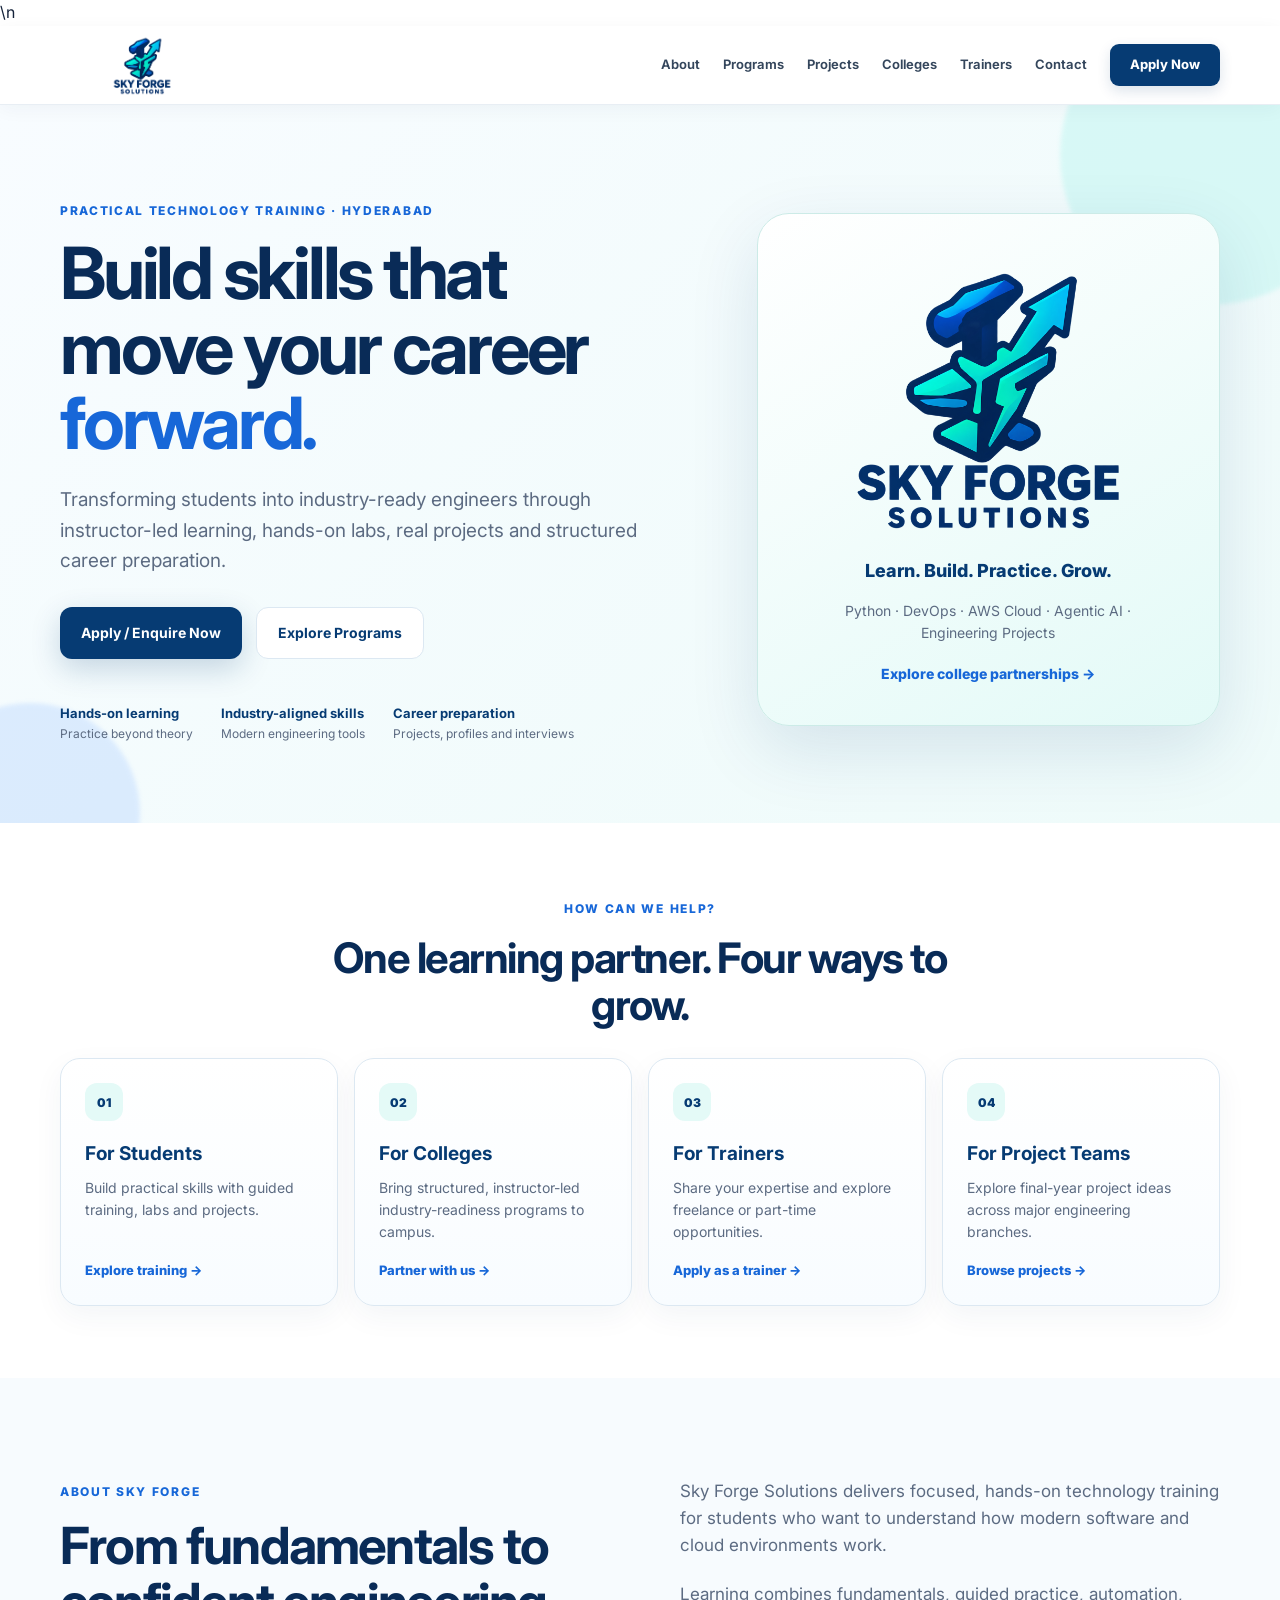
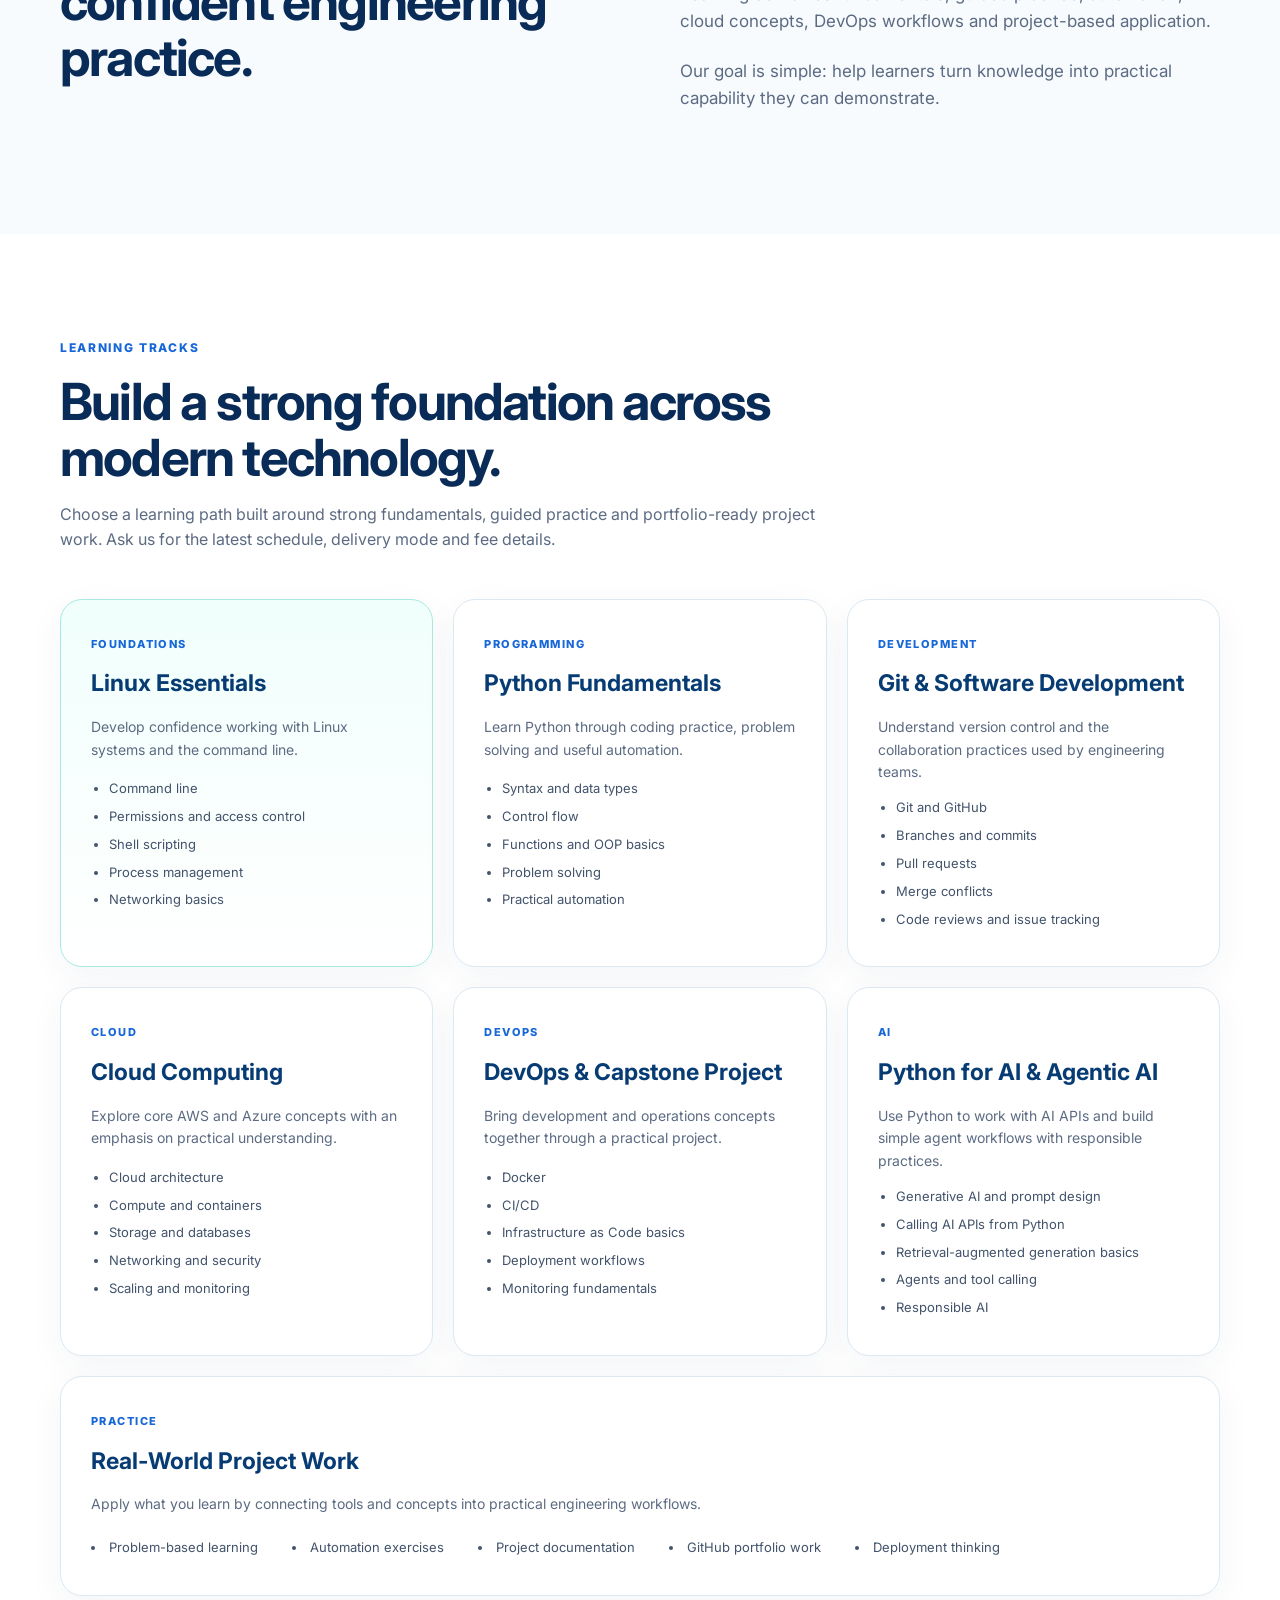
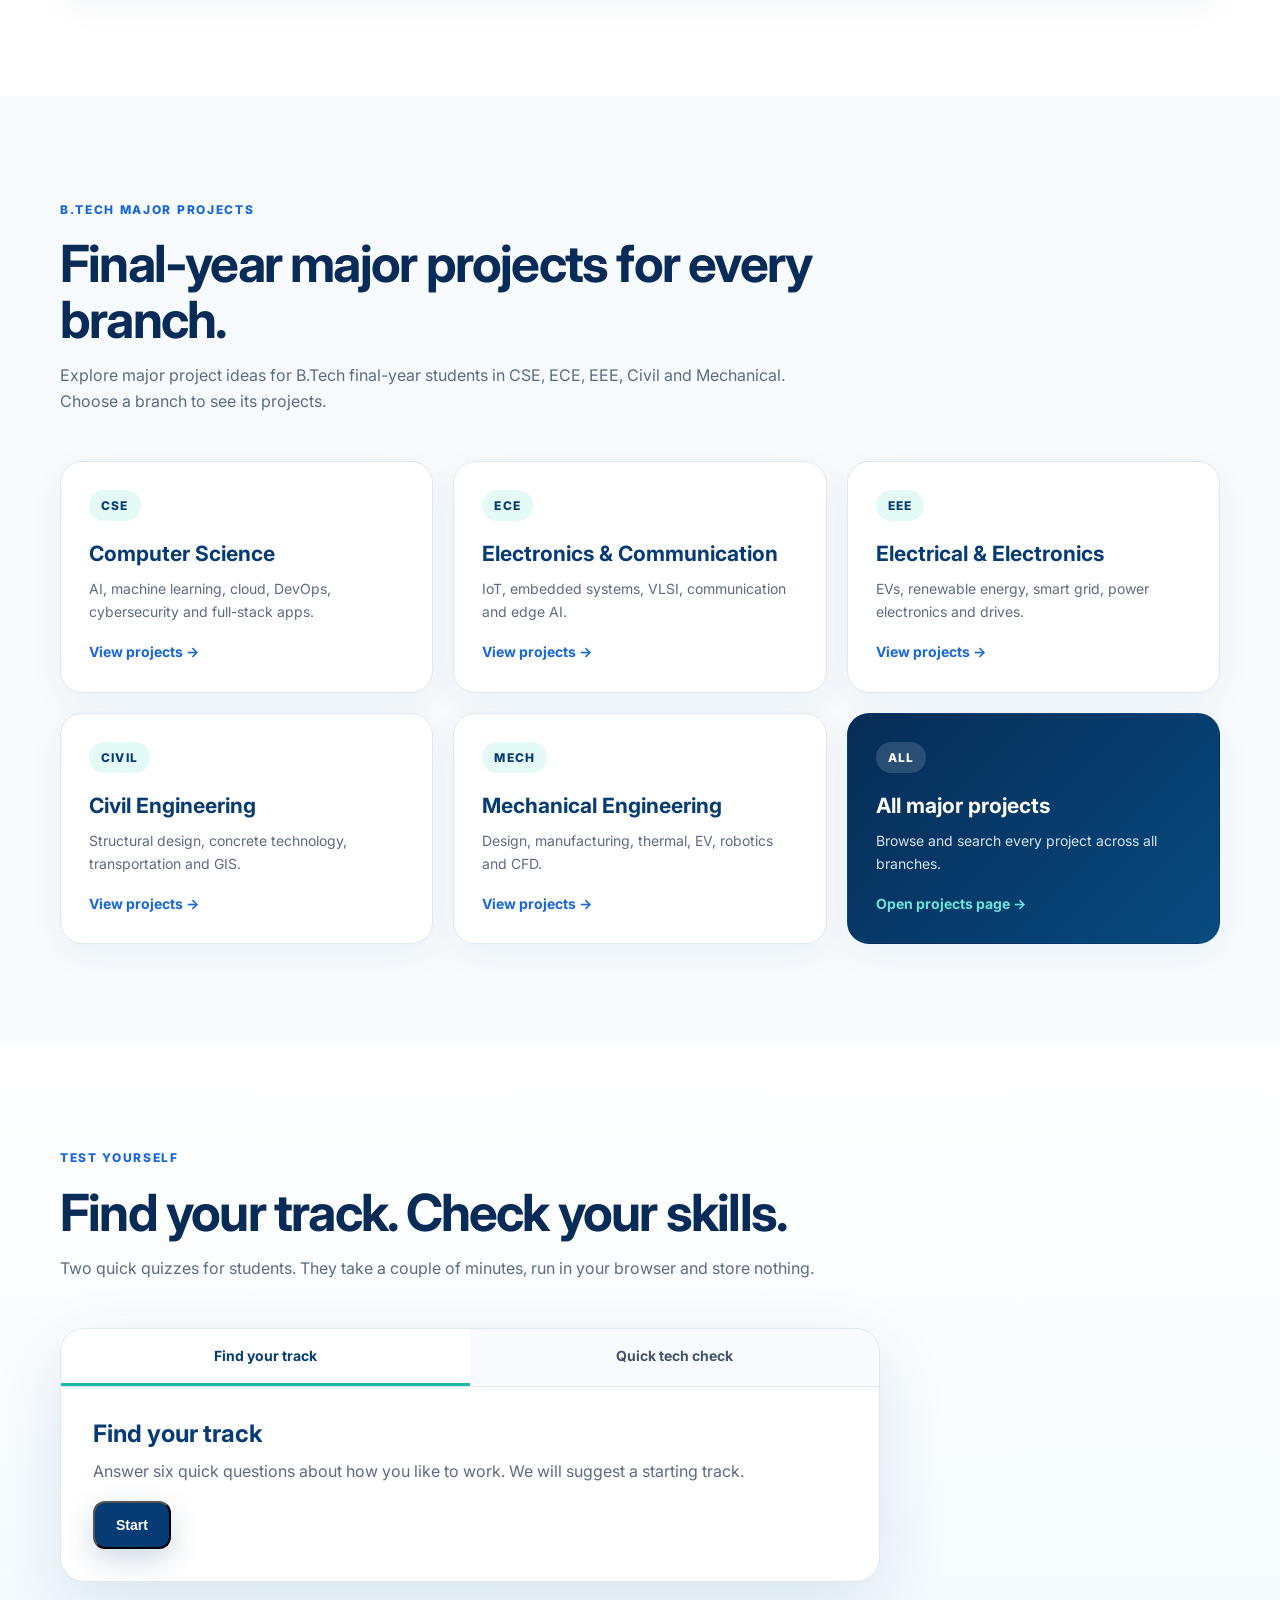
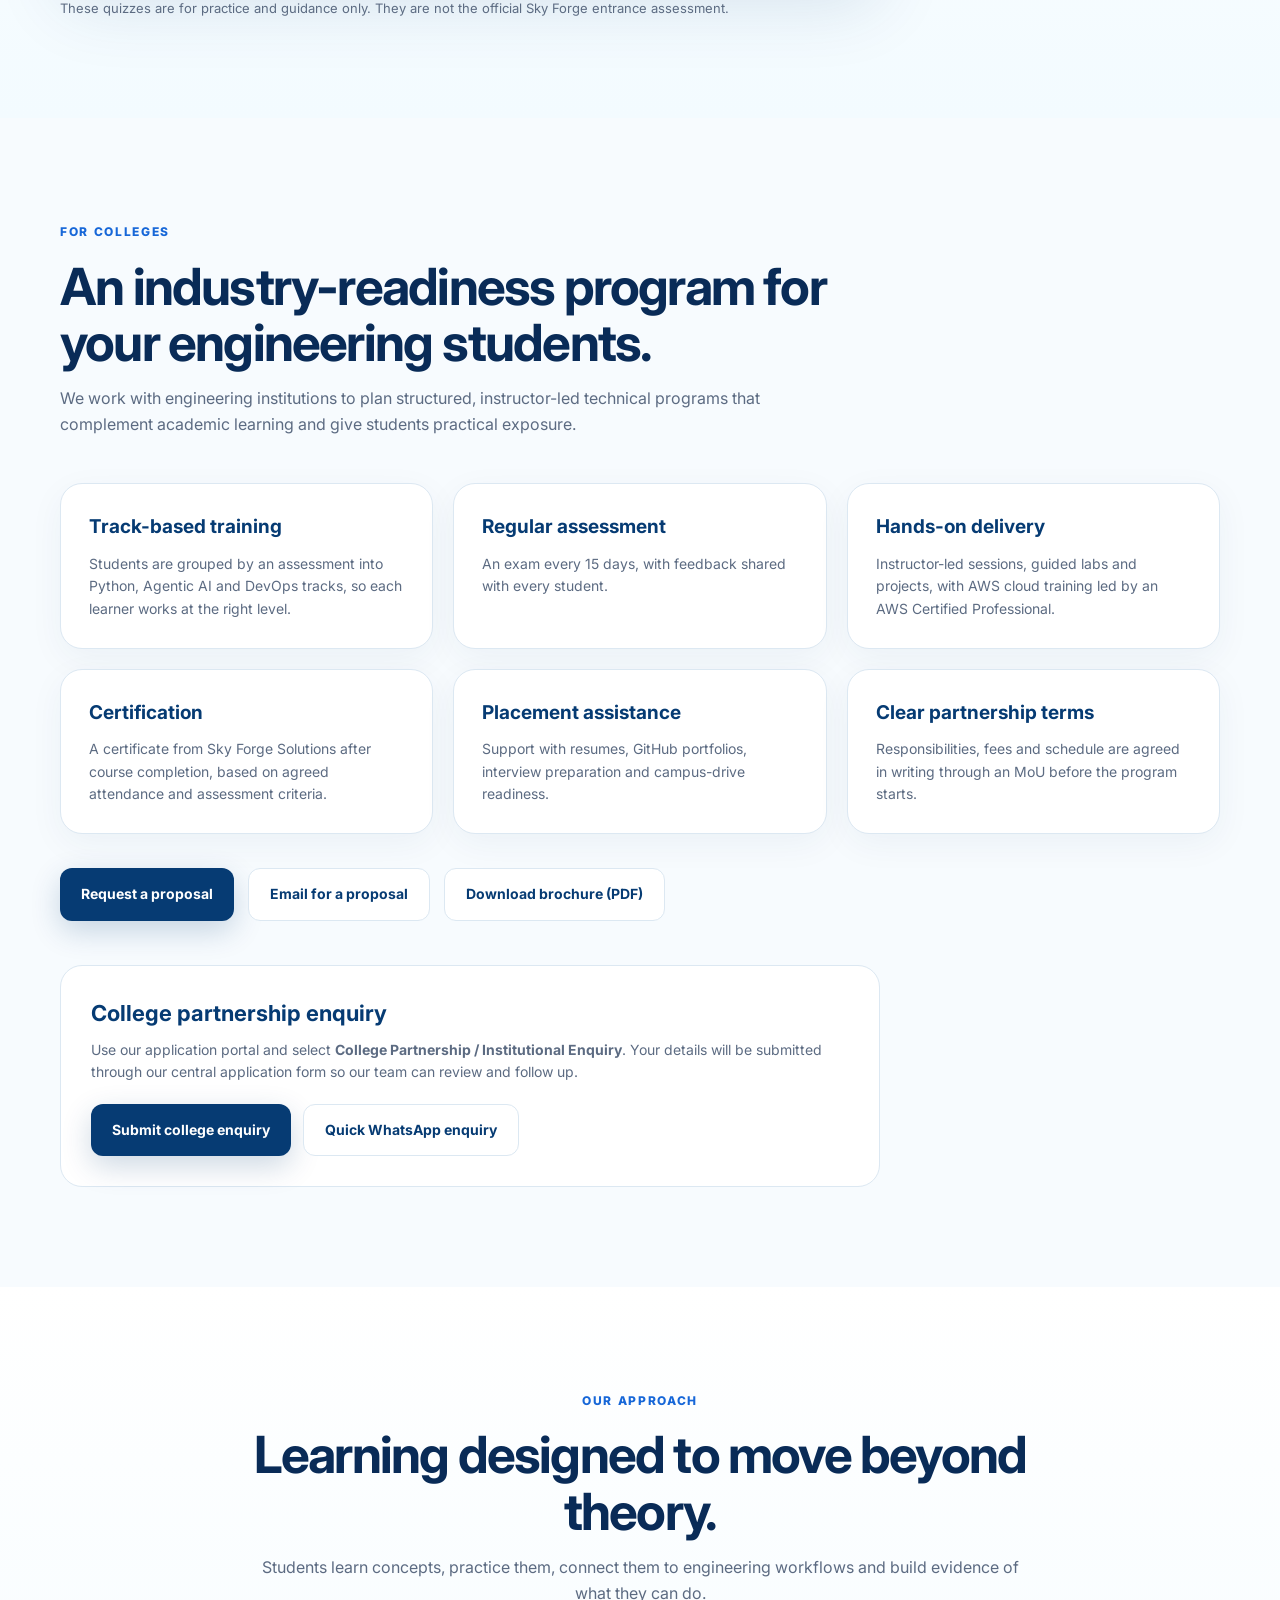
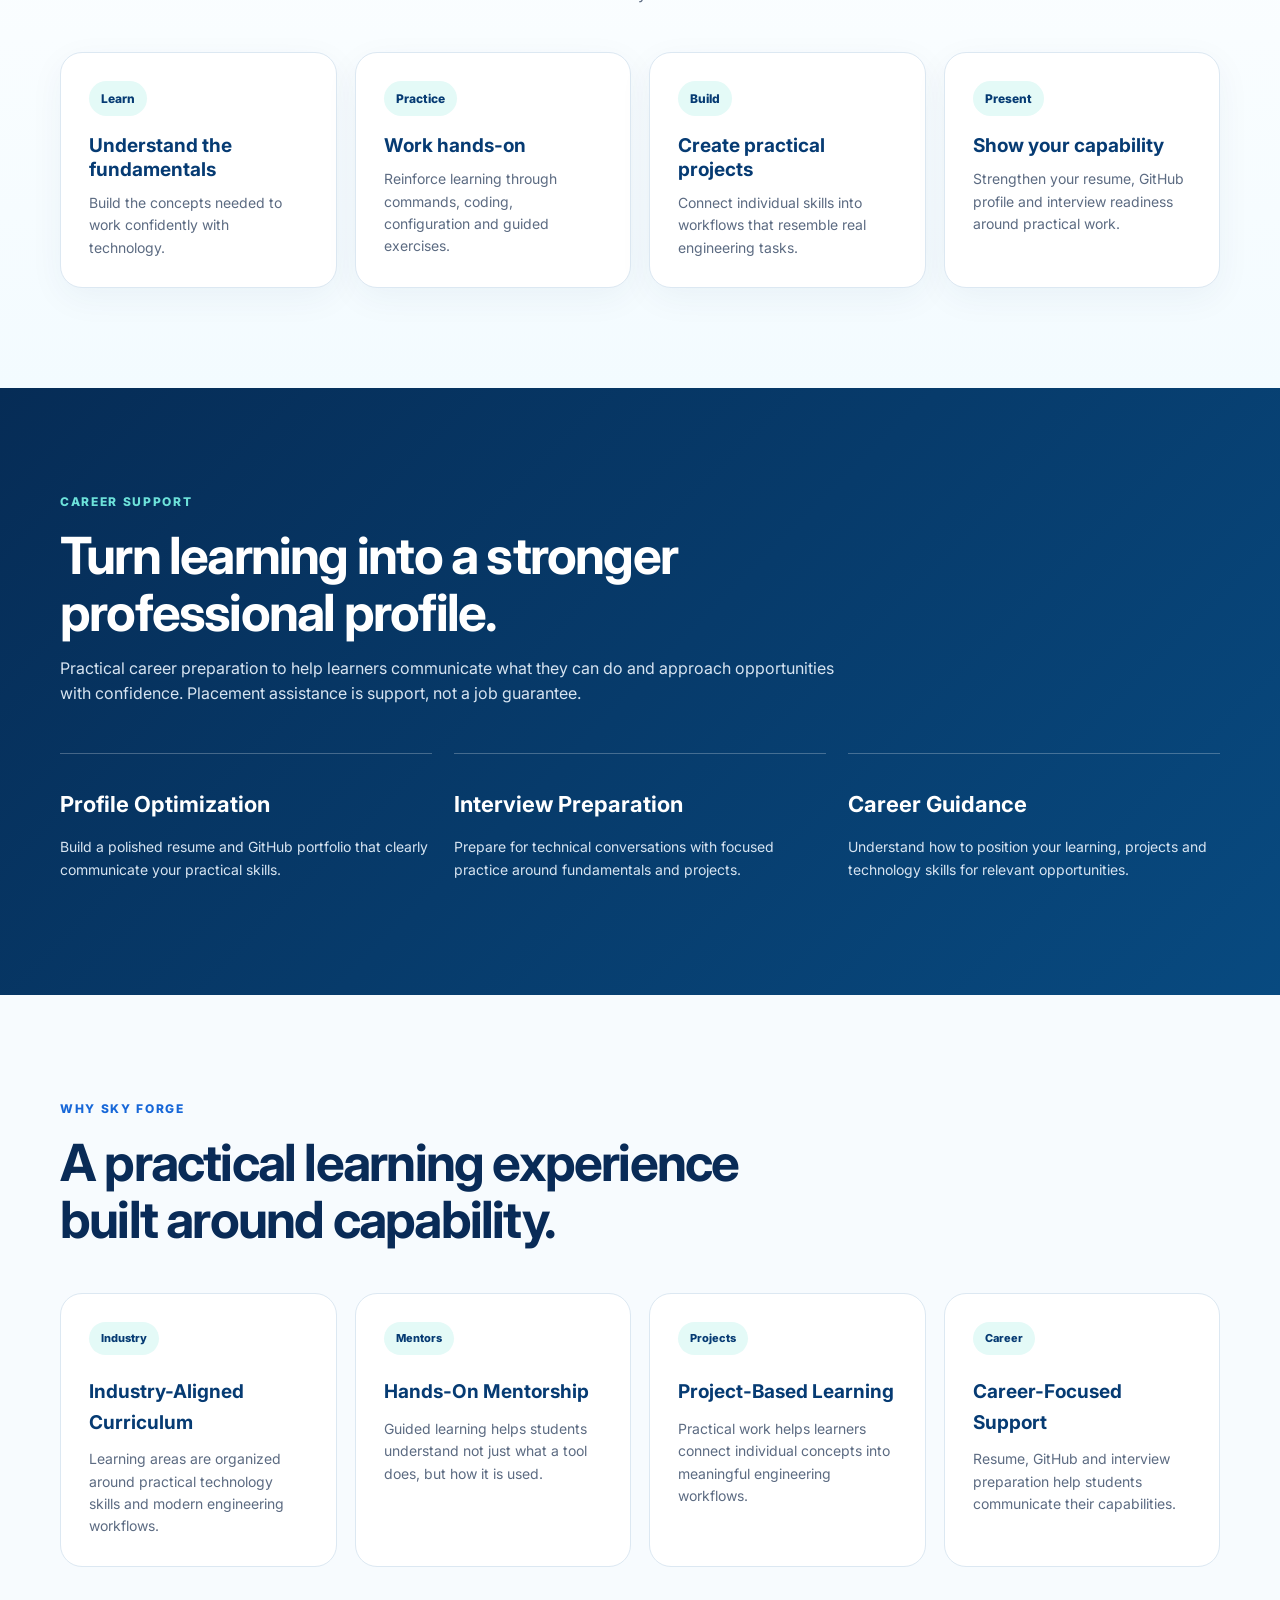
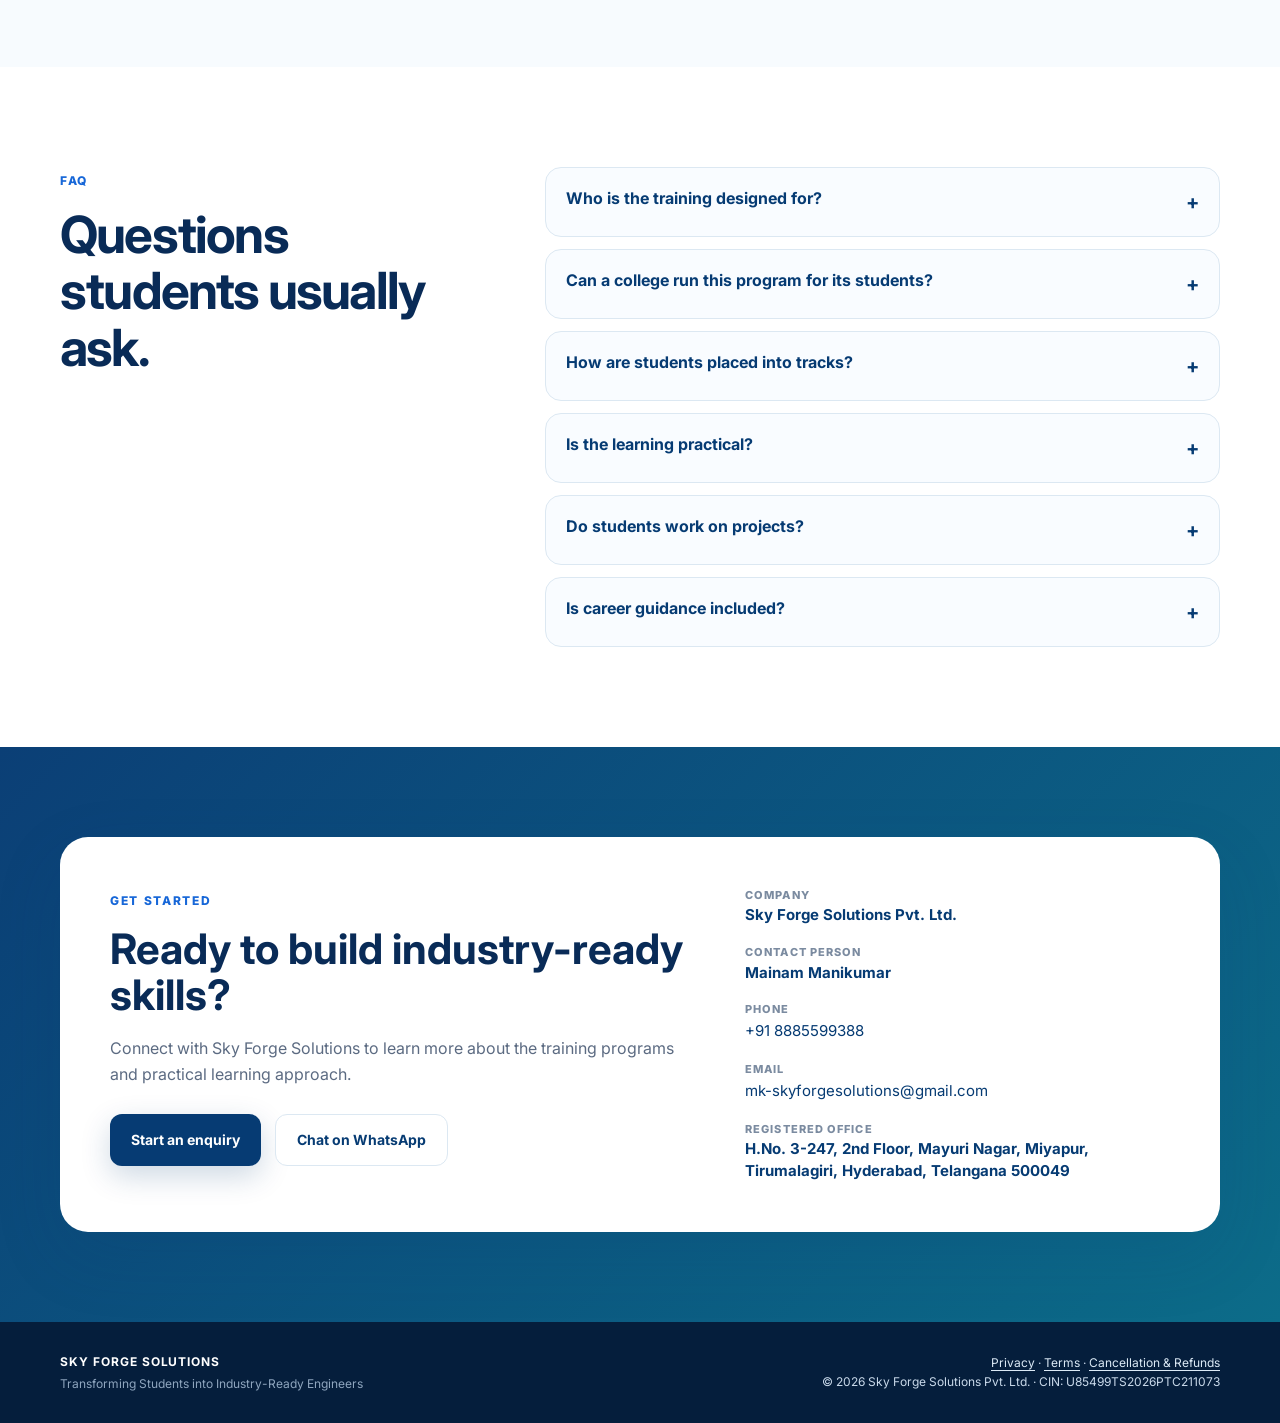
<file: index.html>
<!doctype html>
<html lang="en">
<head>
  <meta charset="utf-8">
  <meta name="viewport" content="width=device-width, initial-scale=1">
  <meta name="description" content="Build job-relevant technology skills with Sky Forge Solutions. Hands-on Python, DevOps, AWS cloud, Agentic AI training, B.Tech projects and college programs in Hyderabad.">
  <meta name="robots" content="index,follow">
  <meta name="author" content="Sky Forge Solutions Pvt. Ltd.">
  <meta property="og:locale" content="en_IN">
  <meta name="twitter:title" content="Sky Forge Solutions | Practical Technology Training">
  <meta name="twitter:description" content="Hands-on Python, DevOps, AWS cloud, Agentic AI training and engineering projects.">
  <meta name="twitter:image" content="https://skyforgesolutions.org/assets/sky-forge-logo.png">
  <link rel="canonical" href="https://skyforgesolutions.org/">
  <meta property="og:type" content="website">
  <meta property="og:site_name" content="Sky Forge Solutions">
  <meta property="og:title" content="Sky Forge Solutions | Industry-Ready Technology Training">
  <meta property="og:description" content="Hands-on Python, Agentic AI, cloud and DevOps training for engineering students and colleges.">
  <meta property="og:url" content="https://skyforgesolutions.org/">
  <meta property="og:image" content="https://skyforgesolutions.org/assets/sky-forge-logo.png">
  <meta name="twitter:card" content="summary">
  <meta name="theme-color" content="#063b73">\n  <script type="application/ld+json">{"@context":"https://schema.org","@type":"Organization","name":"Sky Forge Solutions Pvt. Ltd.","url":"https://skyforgesolutions.org/","logo":"https://skyforgesolutions.org/assets/sky-forge-logo.png","email":"mk-skyforgesolutions@gmail.com","telephone":"+91 8885599388","address":{"@type":"PostalAddress","streetAddress":"H.No. 3-247, 2nd Floor, Mayuri Nagar, Miyapur, Tirumalagiri","addressLocality":"Hyderabad","addressRegion":"Telangana","postalCode":"500049","addressCountry":"IN"}}</script>
  <title>Sky Forge Solutions | Industry-Ready Technology Training</title>
  <link rel="icon" href="assets/sky-forge-logo.png">
  <link rel="preconnect" href="https://fonts.googleapis.com">
  <link rel="preconnect" href="https://fonts.gstatic.com" crossorigin>
  <link href="https://fonts.googleapis.com/css2?family=Inter:wght@400;500;600;700;800&display=swap" rel="stylesheet">
  <link rel="stylesheet" href="styles.css">
</head>
<body>
  <a class="skip-link" href="#main-content">Skip to content</a>
  <header class="site-header">
    <div class="container nav-wrap">
      <a class="brand" href="#home" aria-label="Sky Forge Solutions home">
        <img src="assets/sky-forge-logo.png" alt="Sky Forge Solutions">
      </a>
      <button class="menu-toggle" type="button" aria-label="Open navigation" aria-expanded="false" aria-controls="primary-navigation">
        <span class="menu-icon" aria-hidden="true"><span></span><span></span><span></span></span>
      </button>
      <nav class="nav" id="primary-navigation" aria-label="Primary navigation">
        <a href="#about">About</a>
        <a href="courses.html">Programs</a>
        <a href="#projects">Projects</a>
        <a href="college-partnerships.html">Colleges</a>
        <a href="become-trainer.html">Trainers</a>
        <a href="#contact">Contact</a>
        <a href="apply.html" class="nav-cta">Apply Now</a>
      </nav>
    </div>
  </header>

  <main id="main-content">
    <section id="home" class="hero">
      <div class="hero-glow glow-one"></div><div class="hero-glow glow-two"></div>
      <div class="container hero-grid">
        <div class="hero-copy">
          <span class="eyebrow">PRACTICAL TECHNOLOGY TRAINING · HYDERABAD</span>
          <h1>Build skills that move your career <span>forward.</span></h1>
          <p class="hero-text">Transforming students into industry-ready engineers through instructor-led learning, hands-on labs, real projects and structured career preparation.</p>
          <div class="hero-actions">
            <a class="btn btn-primary" href="apply.html">Apply / Enquire Now</a>
            <a class="btn btn-secondary" href="#programs">Explore Programs</a>
          </div>
          <div class="hero-points">
            <div><strong>Hands-on learning</strong><span>Practice beyond theory</span></div>
            <div><strong>Industry-aligned skills</strong><span>Modern engineering tools</span></div>
            <div><strong>Career preparation</strong><span>Projects, profiles and interviews</span></div>
          </div>
        </div>
        <div class="hero-card">
          <img src="assets/sky-forge-logo.png" alt="Sky Forge Solutions">
          <div class="hero-card-caption">Learn. Build. Practice. Grow.</div>
          <p>Python · DevOps · AWS Cloud · Agentic AI · Engineering Projects</p>
          <a class="hero-card-link" href="#colleges">Explore college partnerships →</a>
        </div>
      </div>
    </section>

    <section class="audience-section" aria-label="Explore Sky Forge Solutions services">
      <div class="container">
        <div class="audience-heading"><span class="eyebrow">HOW CAN WE HELP?</span><h2>One learning partner. Four ways to grow.</h2></div>
        <div class="audience-grid">
          <a class="audience-card" href="courses.html"><span class="audience-icon">01</span><h3>For Students</h3><p>Build practical skills with guided training, labs and projects.</p><span>Explore training →</span></a>
          <a class="audience-card" href="college-partnerships.html"><span class="audience-icon">02</span><h3>For Colleges</h3><p>Bring structured, instructor-led industry-readiness programs to campus.</p><span>Partner with us →</span></a>
          <a class="audience-card" href="become-trainer.html"><span class="audience-icon">03</span><h3>For Trainers</h3><p>Share your expertise and explore freelance or part-time opportunities.</p><span>Apply as a trainer →</span></a>
          <a class="audience-card" href="projects.html"><span class="audience-icon">04</span><h3>For Project Teams</h3><p>Explore final-year project ideas across major engineering branches.</p><span>Browse projects →</span></a>
        </div>
      </div>
    </section>

    <section id="about" class="section section-light">
      <div class="container split">
        <div>
          <span class="eyebrow">ABOUT SKY FORGE</span>
          <h2>From fundamentals to confident engineering practice.</h2>
        </div>
        <div class="section-copy">
          <p>Sky Forge Solutions delivers focused, hands-on technology training for students who want to understand how modern software and cloud environments work.</p>
          <p>Learning combines fundamentals, guided practice, automation, cloud concepts, DevOps workflows and project-based application.</p>
          <p>Our goal is simple: help learners turn knowledge into practical capability they can demonstrate.</p>
        </div>
      </div>
    </section>

    <section id="programs" class="section">
      <div class="container">
        <div class="section-heading">
          <span class="eyebrow">LEARNING TRACKS</span>
          <h2>Build a strong foundation across modern technology.</h2>
          <p>Choose a learning path built around strong fundamentals, guided practice and portfolio-ready project work. Ask us for the latest schedule, delivery mode and fee details.</p>
        </div>
        <div class="program-grid">
          <article class="program-card featured">
            <span class="card-tag">FOUNDATIONS</span>
            <h3>Linux Essentials</h3>
            <p>Develop confidence working with Linux systems and the command line.</p>
            <ul><li>Command line</li><li>Permissions and access control</li><li>Shell scripting</li><li>Process management</li><li>Networking basics</li></ul>
          </article>
          <article class="program-card">
            <span class="card-tag">PROGRAMMING</span>
            <h3>Python Fundamentals</h3>
            <p>Learn Python through coding practice, problem solving and useful automation.</p>
            <ul><li>Syntax and data types</li><li>Control flow</li><li>Functions and OOP basics</li><li>Problem solving</li><li>Practical automation</li></ul>
          </article>
          <article class="program-card">
            <span class="card-tag">DEVELOPMENT</span>
            <h3>Git &amp; Software Development</h3>
            <p>Understand version control and the collaboration practices used by engineering teams.</p>
            <ul><li>Git and GitHub</li><li>Branches and commits</li><li>Pull requests</li><li>Merge conflicts</li><li>Code reviews and issue tracking</li></ul>
          </article>
          <article class="program-card">
            <span class="card-tag">CLOUD</span>
            <h3>Cloud Computing</h3>
            <p>Explore core AWS and Azure concepts with an emphasis on practical understanding.</p>
            <ul><li>Cloud architecture</li><li>Compute and containers</li><li>Storage and databases</li><li>Networking and security</li><li>Scaling and monitoring</li></ul>
          </article>
          <article class="program-card">
            <span class="card-tag">DEVOPS</span>
            <h3>DevOps &amp; Capstone Project</h3>
            <p>Bring development and operations concepts together through a practical project.</p>
            <ul><li>Docker</li><li>CI/CD</li><li>Infrastructure as Code basics</li><li>Deployment workflows</li><li>Monitoring fundamentals</li></ul>
          </article>
          <article class="program-card">
            <span class="card-tag">AI</span>
            <h3>Python for AI &amp; Agentic AI</h3>
            <p>Use Python to work with AI APIs and build simple agent workflows with responsible practices.</p>
            <ul><li>Generative AI and prompt design</li><li>Calling AI APIs from Python</li><li>Retrieval-augmented generation basics</li><li>Agents and tool calling</li><li>Responsible AI</li></ul>
          </article>
          <article class="program-card wide">
            <span class="card-tag">PRACTICE</span>
            <h3>Real-World Project Work</h3>
            <p>Apply what you learn by connecting tools and concepts into practical engineering workflows.</p>
            <ul><li>Problem-based learning</li><li>Automation exercises</li><li>Project documentation</li><li>GitHub portfolio work</li><li>Deployment thinking</li></ul>
          </article>
        </div>
      </div>
    </section>

    <section id="projects" class="section section-light">
      <div class="container">
        <div class="section-heading">
          <span class="eyebrow">B.TECH MAJOR PROJECTS</span>
          <h2>Final-year major projects for every branch.</h2>
          <p>Explore major project ideas for B.Tech final-year students in CSE, ECE, EEE, Civil and Mechanical. Choose a branch to see its projects.</p>
        </div>
        <div class="branch-grid">
          <a class="branch-card" href="projects.html#cse"><span class="branch-code">CSE</span><h3>Computer Science</h3><p>AI, machine learning, cloud, DevOps, cybersecurity and full-stack apps.</p><span class="branch-link">View projects →</span></a>
          <a class="branch-card" href="projects.html#ece"><span class="branch-code">ECE</span><h3>Electronics &amp; Communication</h3><p>IoT, embedded systems, VLSI, communication and edge AI.</p><span class="branch-link">View projects →</span></a>
          <a class="branch-card" href="projects.html#eee"><span class="branch-code">EEE</span><h3>Electrical &amp; Electronics</h3><p>EVs, renewable energy, smart grid, power electronics and drives.</p><span class="branch-link">View projects →</span></a>
          <a class="branch-card" href="projects.html#civil"><span class="branch-code">CIVIL</span><h3>Civil Engineering</h3><p>Structural design, concrete technology, transportation and GIS.</p><span class="branch-link">View projects →</span></a>
          <a class="branch-card" href="projects.html#mech"><span class="branch-code">MECH</span><h3>Mechanical Engineering</h3><p>Design, manufacturing, thermal, EV, robotics and CFD.</p><span class="branch-link">View projects →</span></a>
          <a class="branch-card branch-card-all" href="projects.html"><span class="branch-code">ALL</span><h3>All major projects</h3><p>Browse and search every project across all branches.</p><span class="branch-link">Open projects page →</span></a>
        </div>
      </div>
    </section>

    <section id="quiz" class="section quiz-section">
      <div class="container">
        <div class="section-heading">
          <span class="eyebrow">TEST YOURSELF</span>
          <h2>Find your track. Check your skills.</h2>
          <p>Two quick quizzes for students. They take a couple of minutes, run in your browser and store nothing.</p>
        </div>
        <div class="quiz-card" id="quiz-app">
          <div class="quiz-tabs" role="tablist" aria-label="Choose a quiz">
            <button type="button" role="tab" id="tab-track" aria-selected="true" aria-controls="quiz-panel" class="quiz-tab active" data-quiz="track">Find your track</button>
            <button type="button" role="tab" id="tab-tech" aria-selected="false" aria-controls="quiz-panel" class="quiz-tab" data-quiz="tech">Quick tech check</button>
          </div>
          <div id="quiz-panel" class="quiz-panel" role="tabpanel" aria-live="polite"></div>
        </div>
        <p class="quiz-note">These quizzes are for practice and guidance only. They are not the official Sky Forge entrance assessment.</p>
      </div>
    </section>

    <section id="colleges" class="section section-light">
      <div class="container">
        <div class="section-heading">
          <span class="eyebrow">FOR COLLEGES</span>
          <h2>An industry-readiness program for your engineering students.</h2>
          <p>We work with engineering institutions to plan structured, instructor-led technical programs that complement academic learning and give students practical exposure.</p>
        </div>
        <div class="college-grid">
          <div class="college-card"><h3>Track-based training</h3><p>Students are grouped by an assessment into Python, Agentic AI and DevOps tracks, so each learner works at the right level.</p></div>
          <div class="college-card"><h3>Regular assessment</h3><p>An exam every 15 days, with feedback shared with every student.</p></div>
          <div class="college-card"><h3>Hands-on delivery</h3><p>Instructor-led sessions, guided labs and projects, with AWS cloud training led by an AWS Certified Professional.</p></div>
          <div class="college-card"><h3>Certification</h3><p>A certificate from Sky Forge Solutions after course completion, based on agreed attendance and assessment criteria.</p></div>
          <div class="college-card"><h3>Placement assistance</h3><p>Support with resumes, GitHub portfolios, interview preparation and campus-drive readiness.</p></div>
          <div class="college-card"><h3>Clear partnership terms</h3><p>Responsibilities, fees and schedule are agreed in writing through an MoU before the program starts.</p></div>
        </div>
        <div class="college-cta">
          <a class="btn btn-primary" href="https://wa.me/918885599388?text=Hi%20Sky%20Forge%20Solutions,%20we%20are%20a%20college%20and%20would%20like%20to%20receive%20your%20program%20proposal." target="_blank" rel="noopener">Request a proposal</a>
          <a class="btn btn-secondary" href="mailto:mk-skyforgesolutions@gmail.com?subject=Program%20Proposal%20Request%20-%20College">Email for a proposal</a>
          <a class="btn btn-secondary" href="assets/Sky-Forge-College-Program-Brochure.pdf" download>Download brochure (PDF)</a>
        </div>
        <div class="enquiry-form college-lead-card">
          <h3>College partnership enquiry</h3>
          <p>Use our application portal and select <strong>College Partnership / Institutional Enquiry</strong>. Your details will be submitted through our central application form so our team can review and follow up.</p>
          <div class="form-actions">
            <a class="btn btn-primary" href="apply.html">Submit college enquiry</a>
            <a class="btn btn-secondary" href="https://wa.me/918885599388?text=Hello%20Sky%20Forge%20Solutions%2C%20I%20would%20like%20to%20discuss%20a%20college%20partnership." target="_blank" rel="noopener">Quick WhatsApp enquiry</a>
          </div>
        </div> </form>
      </div>
    </section>

    <section id="approach" class="section approach-section">
      <div class="container">
        <div class="section-heading center">
          <span class="eyebrow">OUR APPROACH</span>
          <h2>Learning designed to move beyond theory.</h2>
          <p>Students learn concepts, practice them, connect them to engineering workflows and build evidence of what they can do.</p>
        </div>
        <div class="approach-grid">
          <div class="approach-card"><div class="approach-icon">Learn</div><h3>Understand the fundamentals</h3><p>Build the concepts needed to work confidently with technology.</p></div>
          <div class="approach-card"><div class="approach-icon">Practice</div><h3>Work hands-on</h3><p>Reinforce learning through commands, coding, configuration and guided exercises.</p></div>
          <div class="approach-card"><div class="approach-icon">Build</div><h3>Create practical projects</h3><p>Connect individual skills into workflows that resemble real engineering tasks.</p></div>
          <div class="approach-card"><div class="approach-icon">Present</div><h3>Show your capability</h3><p>Strengthen your resume, GitHub profile and interview readiness around practical work.</p></div>
        </div>
      </div>
    </section>

    <section id="career" class="section section-dark">
      <div class="container">
        <div class="section-heading light">
          <span class="eyebrow">CAREER SUPPORT</span>
          <h2>Turn learning into a stronger professional profile.</h2>
          <p>Practical career preparation to help learners communicate what they can do and approach opportunities with confidence. Placement assistance is support, not a job guarantee.</p>
        </div>
        <div class="career-grid">
          <div class="career-item"><h3>Profile Optimization</h3><p>Build a polished resume and GitHub portfolio that clearly communicate your practical skills.</p></div>
          <div class="career-item"><h3>Interview Preparation</h3><p>Prepare for technical conversations with focused practice around fundamentals and projects.</p></div>
          <div class="career-item"><h3>Career Guidance</h3><p>Understand how to position your learning, projects and technology skills for relevant opportunities.</p></div>
        </div>
      </div>
    </section>

    <section id="why-us" class="section section-light">
      <div class="container">
        <div class="section-heading">
          <span class="eyebrow">WHY SKY FORGE</span>
          <h2>A practical learning experience built around capability.</h2>
        </div>
        <div class="why-grid">
          <div class="why-card"><div class="icon">Industry</div><h3>Industry-Aligned Curriculum</h3><p>Learning areas are organized around practical technology skills and modern engineering workflows.</p></div>
          <div class="why-card"><div class="icon">Mentors</div><h3>Hands-On Mentorship</h3><p>Guided learning helps students understand not just what a tool does, but how it is used.</p></div>
          <div class="why-card"><div class="icon">Projects</div><h3>Project-Based Learning</h3><p>Practical work helps learners connect individual concepts into meaningful engineering workflows.</p></div>
          <div class="why-card"><div class="icon">Career</div><h3>Career-Focused Support</h3><p>Resume, GitHub and interview preparation help students communicate their capabilities.</p></div>
        </div>
      </div>
    </section>

    <section class="section faq-section">
      <div class="container faq-wrap">
        <div><span class="eyebrow">FAQ</span><h2>Questions students usually ask.</h2></div>
        <div class="faq-list">
          <details><summary>Who is the training designed for?</summary><p>It is designed for engineering students and freshers who want practical exposure to software, cloud, DevOps and AI technologies. Colleges can also run it as a program for their students.</p></details>
          <details><summary>Can a college run this program for its students?</summary><p>Yes. Sky Forge Solutions delivers the training at the college, aligned with the academic calendar. Request a proposal and we will share the details.</p></details>
          <details><summary>How are students placed into tracks?</summary><p>An assessment places each student in the Python, Agentic AI or DevOps track, and regular exams with feedback track their progress.</p></details>
          <details><summary>Is the learning practical?</summary><p>Yes. The curriculum emphasizes hands-on exercises, automation, workflows and project-based learning.</p></details>
          <details><summary>Do students work on projects?</summary><p>Yes. Project work is used to bring together the concepts learned across the technology tracks.</p></details>
          <details><summary>Is career guidance included?</summary><p>Career-focused support includes profile optimization, GitHub portfolio guidance, interview preparation and placement assistance. Placement assistance is an effort to help students prepare and connect with opportunities; it is not a guarantee of a job.</p></details>
        </div>
      </div>
    </section>

    <section id="contact" class="contact-section">
      <div class="container contact-card">
        <div>
          <span class="eyebrow">GET STARTED</span>
          <h2>Ready to build industry-ready skills?</h2>
          <p>Connect with Sky Forge Solutions to learn more about the training programs and practical learning approach.</p>
          <div class="contact-actions"><a class="btn btn-primary" href="apply.html">Start an enquiry</a><a class="btn btn-secondary" href="https://wa.me/918885599388?text=Hi%20Sky%20Forge%20Solutions,%20I%20would%20like%20to%20discuss%20your%20programs." target="_blank" rel="noopener">Chat on WhatsApp</a></div>
        </div>
        <div class="contact-details">
          <div><span>Company</span><strong>Sky Forge Solutions Pvt. Ltd.</strong></div>
          <div><span>Contact person</span><strong>Mainam Manikumar</strong></div>
          <div><span>Phone</span><a href="tel:+918885599388">+91 8885599388</a></div>
          <div><span>Email</span><a href="mailto:mk-skyforgesolutions@gmail.com">mk-skyforgesolutions@gmail.com</a></div>
          <div><span>Registered office</span><strong>H.No. 3-247, 2nd Floor, Mayuri Nagar, Miyapur, Tirumalagiri, Hyderabad, Telangana 500049</strong></div>
        </div>
      </div>
    </section>
  </main>

  <footer class="footer">
    <div class="container footer-wrap">
      <div><strong>SKY FORGE SOLUTIONS</strong><span>Transforming Students into Industry-Ready Engineers</span></div>
      <div><a href="privacy.html">Privacy</a> · <a href="terms.html">Terms</a> · <a href="refund-policy.html">Cancellation &amp; Refunds</a><br>© <span id="year">2026</span> Sky Forge Solutions Pvt. Ltd. · CIN: U85499TS2026PTC211073</div>
    </div>
  </footer>
  <script src="script.js"></script>
</body>
</html>
</file>
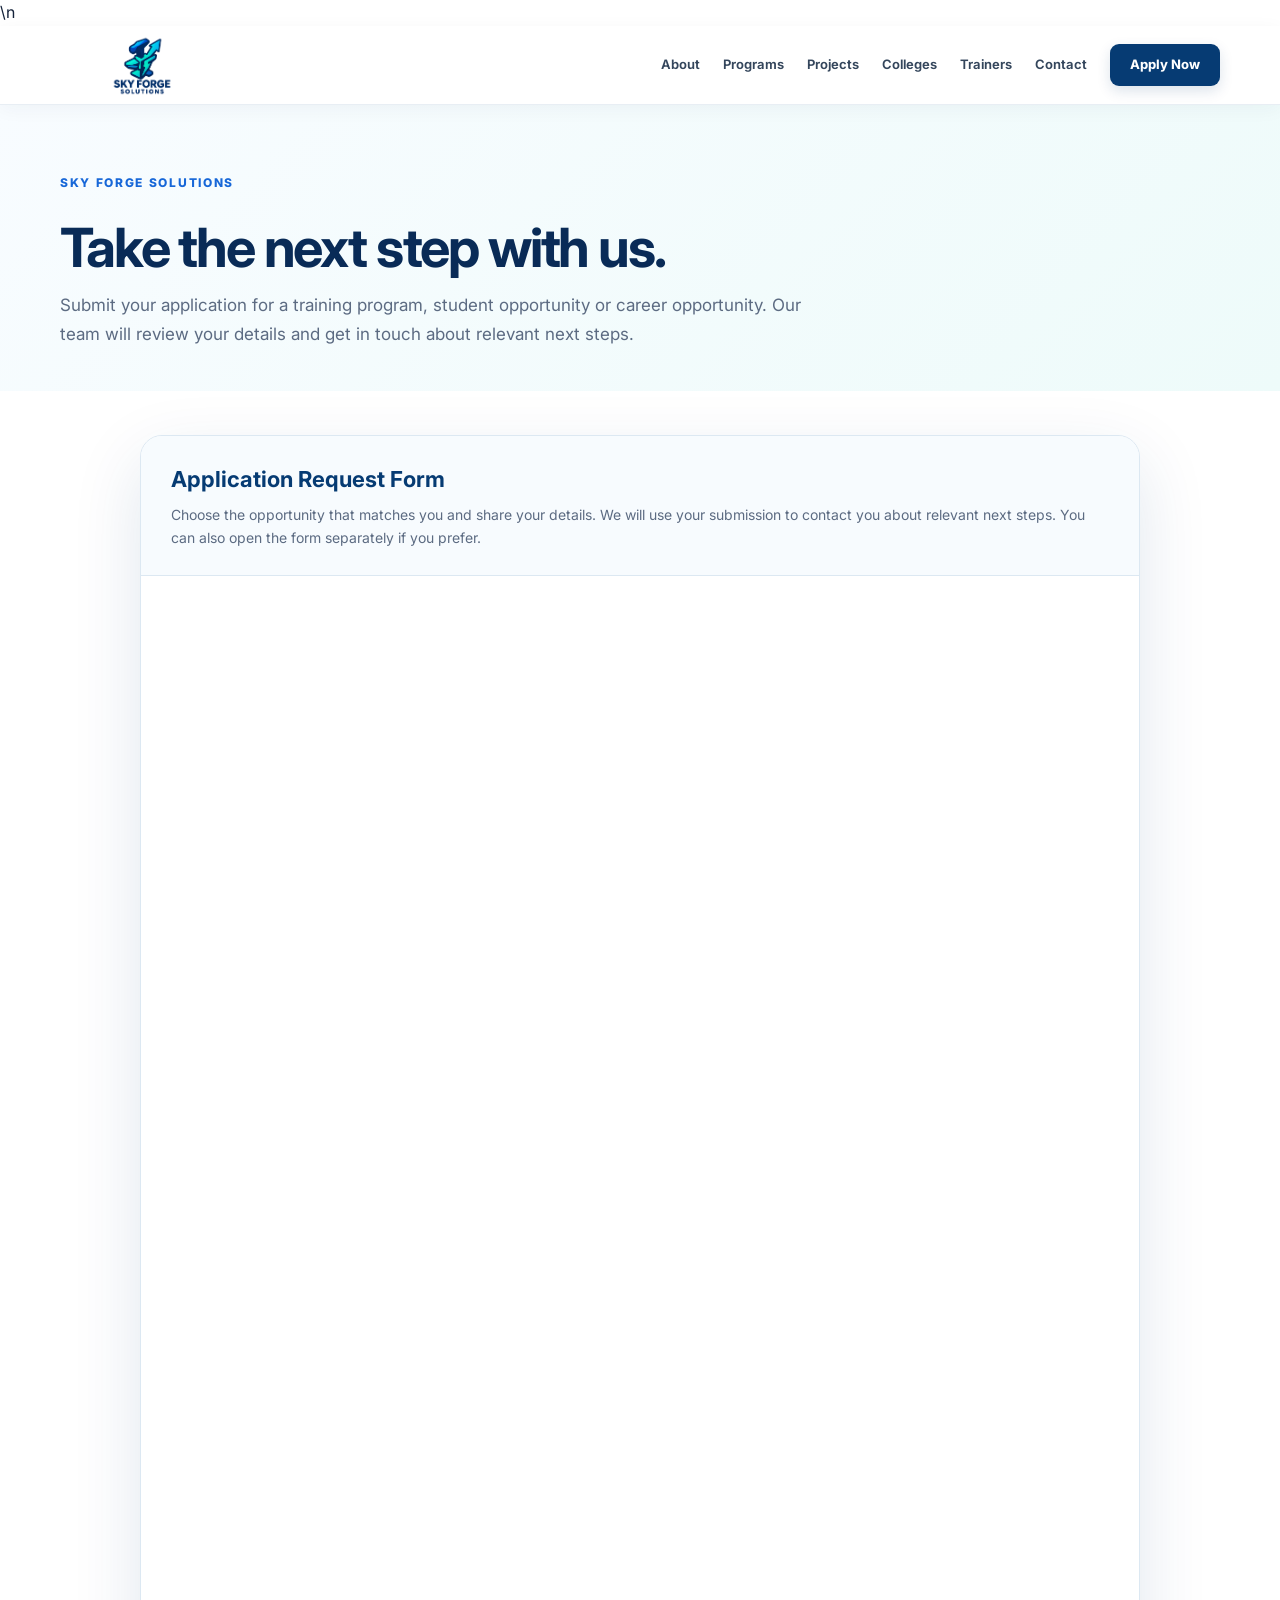
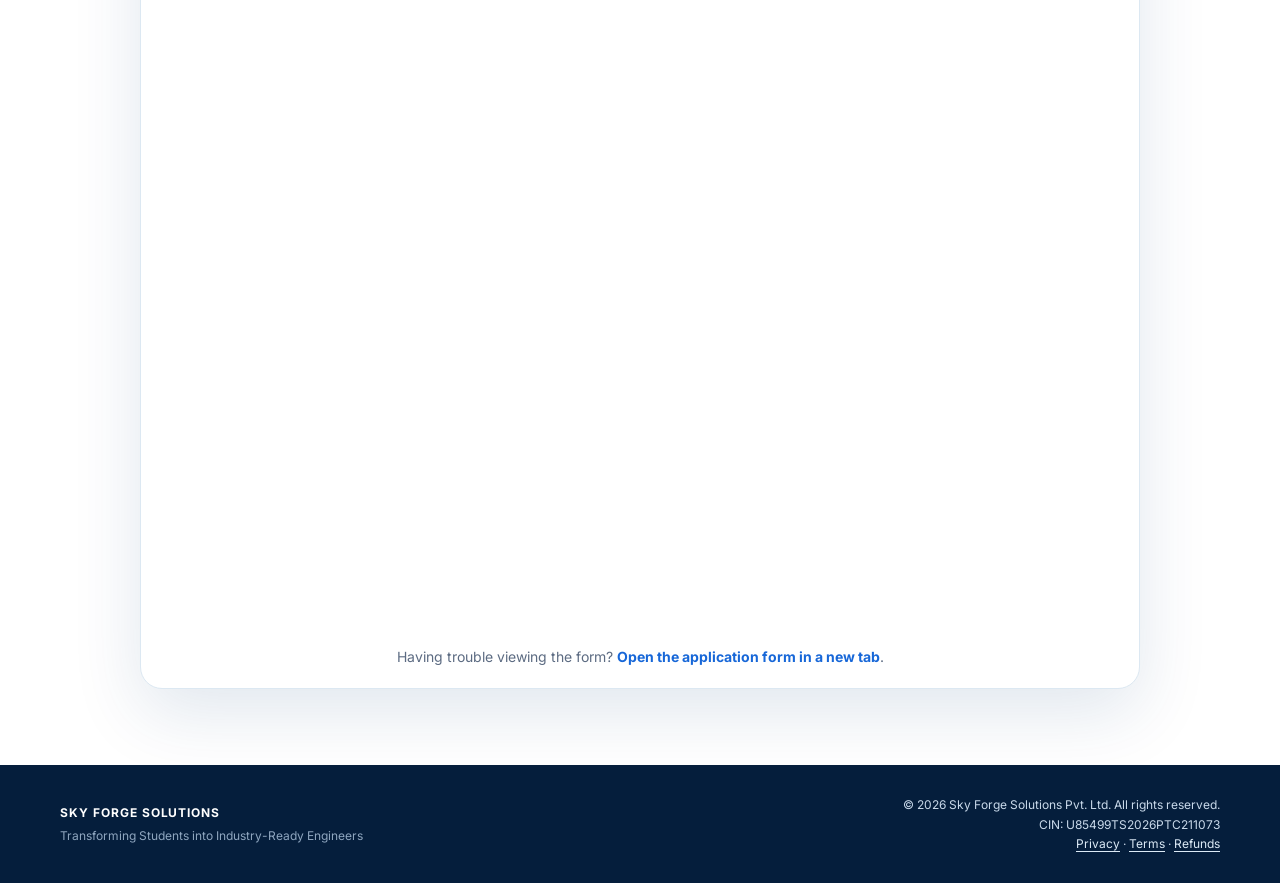
<file: apply.html>
<!doctype html>
<html lang="en">
<head>
  <meta charset="utf-8">
  <meta name="viewport" content="width=device-width, initial-scale=1">
  <meta name="description" content="Apply to Sky Forge Solutions for technology training, student programs, trainer roles and career opportunities in Hyderabad.">\n  <meta name="robots" content="noindex,follow">
  <meta name="theme-color" content="#063b73">
  <title>Apply Now | Sky Forge Solutions</title>
  <link rel="icon" href="assets/sky-forge-logo.png">
  <link rel="preconnect" href="https://fonts.googleapis.com">
  <link rel="preconnect" href="https://fonts.gstatic.com" crossorigin>
  <link href="https://fonts.googleapis.com/css2?family=Inter:wght@400;500;600;700;800&display=swap" rel="stylesheet">
  <link rel="stylesheet" href="styles.css">
  <style>
    .apply-hero{padding:64px 0 42px;background:linear-gradient(135deg,#f8fcff 0%,#eefbfa 100%)}
    .apply-hero h1{font-size:clamp(34px,5vw,54px);line-height:1.1;letter-spacing:-.04em;color:var(--navy2);margin:10px 0 14px}
    .apply-hero p{max-width:760px;color:var(--muted);font-size:17px;line-height:1.7;margin:0}
    .apply-section{padding:44px 0 76px}
    .apply-shell{max-width:1000px;margin:0 auto;background:#fff;border:1px solid var(--border);border-radius:22px;box-shadow:var(--shadow);overflow:hidden}
    .apply-shell-head{padding:26px 30px;background:#f7fbfe;border-bottom:1px solid var(--border)}
    .apply-shell-head h2{font-size:22px;color:var(--navy);margin:0 0 7px}
    .apply-shell-head p{margin:0;color:var(--muted);font-size:14px;line-height:1.6}
    .jotform-frame{display:block;width:100%;height:1650px;border:0;background:#fff}
    .apply-fallback{padding:20px 30px;text-align:center;color:var(--muted);font-size:14px}
    .apply-fallback a{color:var(--blue);font-weight:700}
    @media(max-width:700px){.apply-hero{padding:42px 0 30px}.apply-shell-head{padding:22px}.jotform-frame{height:1850px}.apply-section{padding:28px 0 50px}}
  </style>
</head>
<body>
  <a class="skip-link" href="#main-content">Skip to content</a>
  <header class="site-header">
    <div class="container nav-wrap">
      <a class="brand" href="index.html" aria-label="Sky Forge Solutions home">
        <img src="assets/sky-forge-logo.png" alt="Sky Forge Solutions">
      </a>
      <button class="menu-toggle" type="button" aria-label="Open navigation" aria-expanded="false" aria-controls="primary-navigation">
        <span class="menu-icon" aria-hidden="true"><span></span><span></span><span></span></span>
      </button>
      <nav class="nav" id="primary-navigation" aria-label="Primary navigation">
        <a href="index.html#about">About</a>
        <a href="courses.html">Programs</a>
        <a href="projects.html">Projects</a>
        <a href="college-partnerships.html">Colleges</a>
        <a href="become-trainer.html">Trainers</a>
        <a href="index.html#contact">Contact</a>
        <a href="apply.html" class="nav-cta" aria-current="page">Apply Now</a>
      </nav>
    </div>
  </header>

  <main id="main-content">
    <section class="apply-hero">
      <div class="container">
        <span class="eyebrow">SKY FORGE SOLUTIONS</span>
        <h1>Take the next step with us.</h1>
        <p>Submit your application for a training program, student opportunity or career opportunity. Our team will review your details and get in touch about relevant next steps.</p>
      </div>
    </section>

    <section class="apply-section">
      <div class="container">
        <div class="apply-shell">
          <div class="apply-shell-head">
            <h2>Application Request Form</h2>
            <p>Choose the opportunity that matches you and share your details. We will use your submission to contact you about relevant next steps. You can also open the form separately if you prefer.</p>
          </div>
          <iframe
            class="jotform-frame"
            id="JotFormIFrame-263302457280049"
            title="Sky Forge Solutions Application Request Form"
            onload="window.parent.scrollTo(0,0)"
            allow="geolocation; microphone; camera; fullscreen"
            src="https://form.jotform.com/263302457280049"
            frameborder="0"
            scrolling="yes">
          </iframe>
          <div class="apply-fallback">Having trouble viewing the form? <a href="https://form.jotform.com/263302457280049" target="_blank" rel="noopener">Open the application form in a new tab</a>.</div>
        </div>
      </div>
    </section>
  </main>

  <footer class="footer">
    <div class="container footer-wrap">
      <div><strong>SKY FORGE SOLUTIONS</strong><span>Transforming Students into Industry-Ready Engineers</span></div>
      <div>© <span id="year">2026</span> Sky Forge Solutions Pvt. Ltd. All rights reserved.<br>CIN: U85499TS2026PTC211073<br><a href="privacy.html">Privacy</a> · <a href="terms.html">Terms</a> · <a href="refund-policy.html">Refunds</a></div>
    </div>
  </footer>
  <script src="script.js"></script>
</body>
</html>
</file>
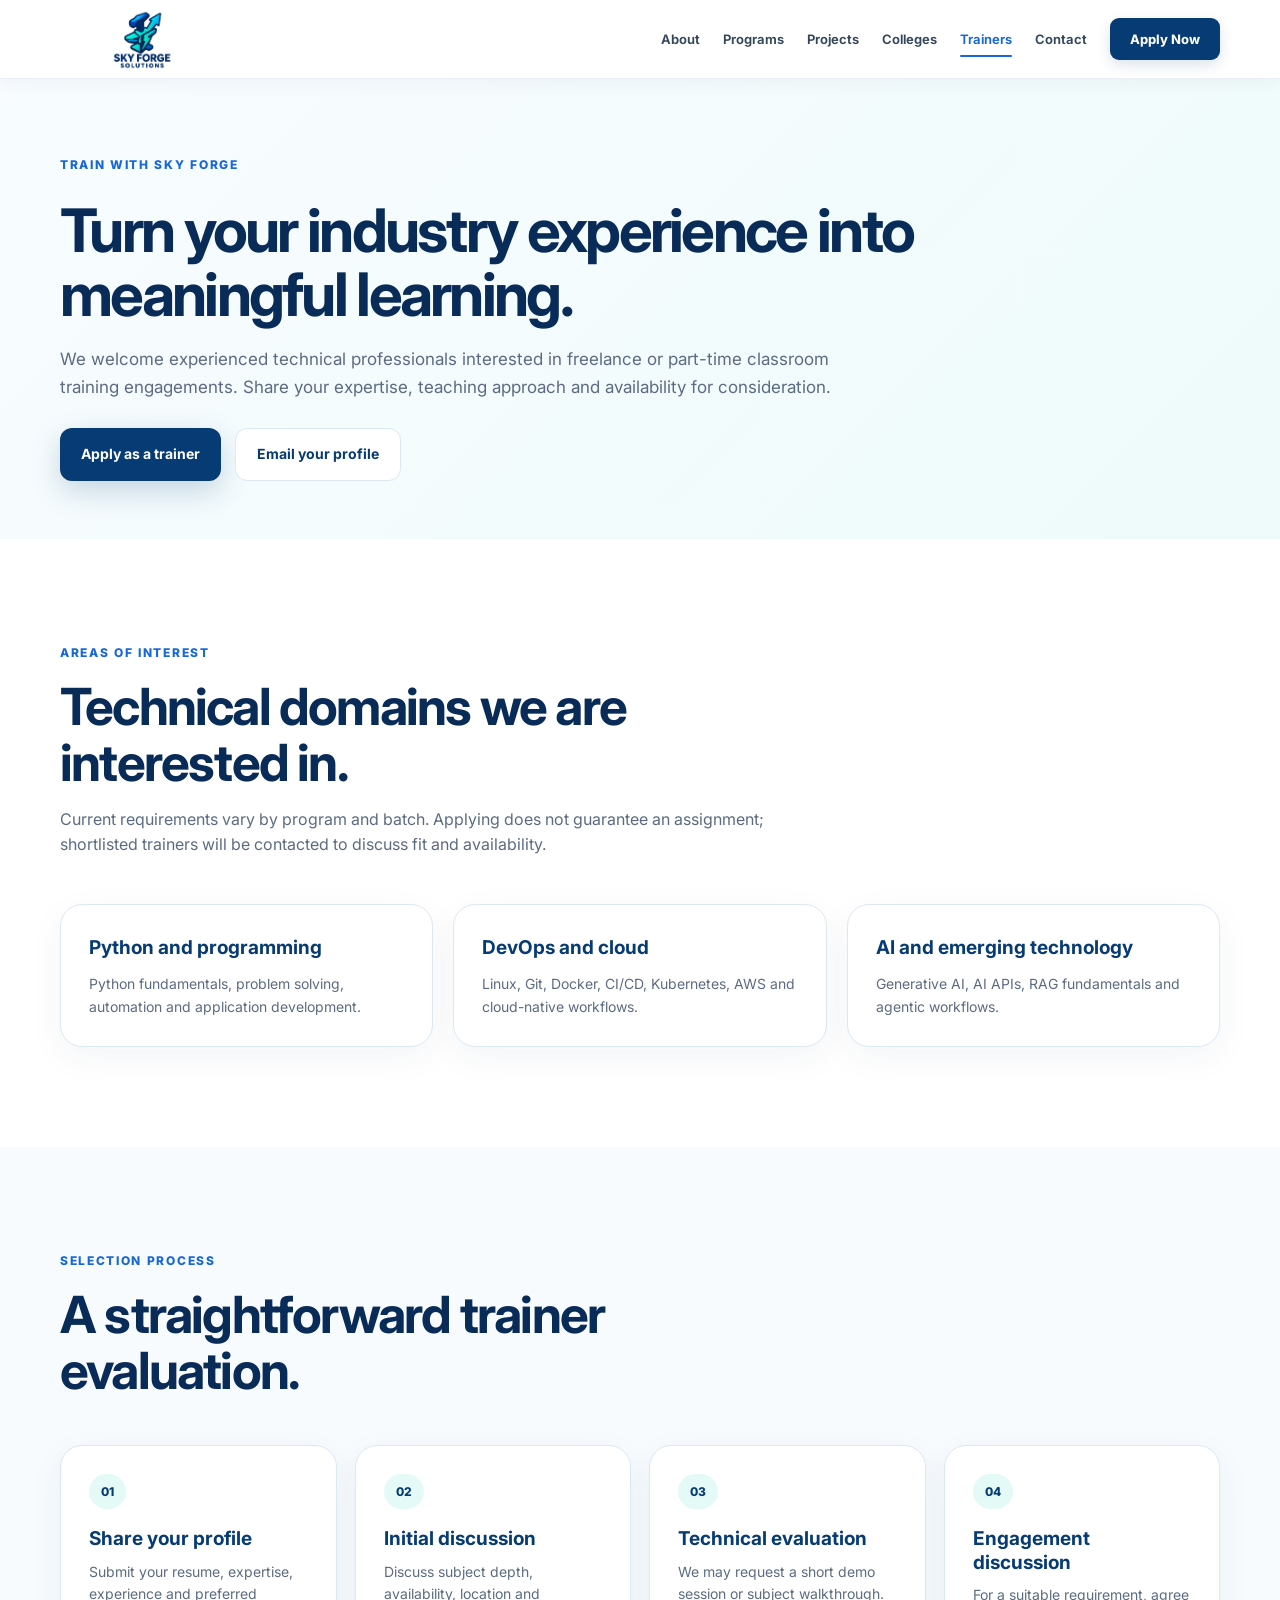
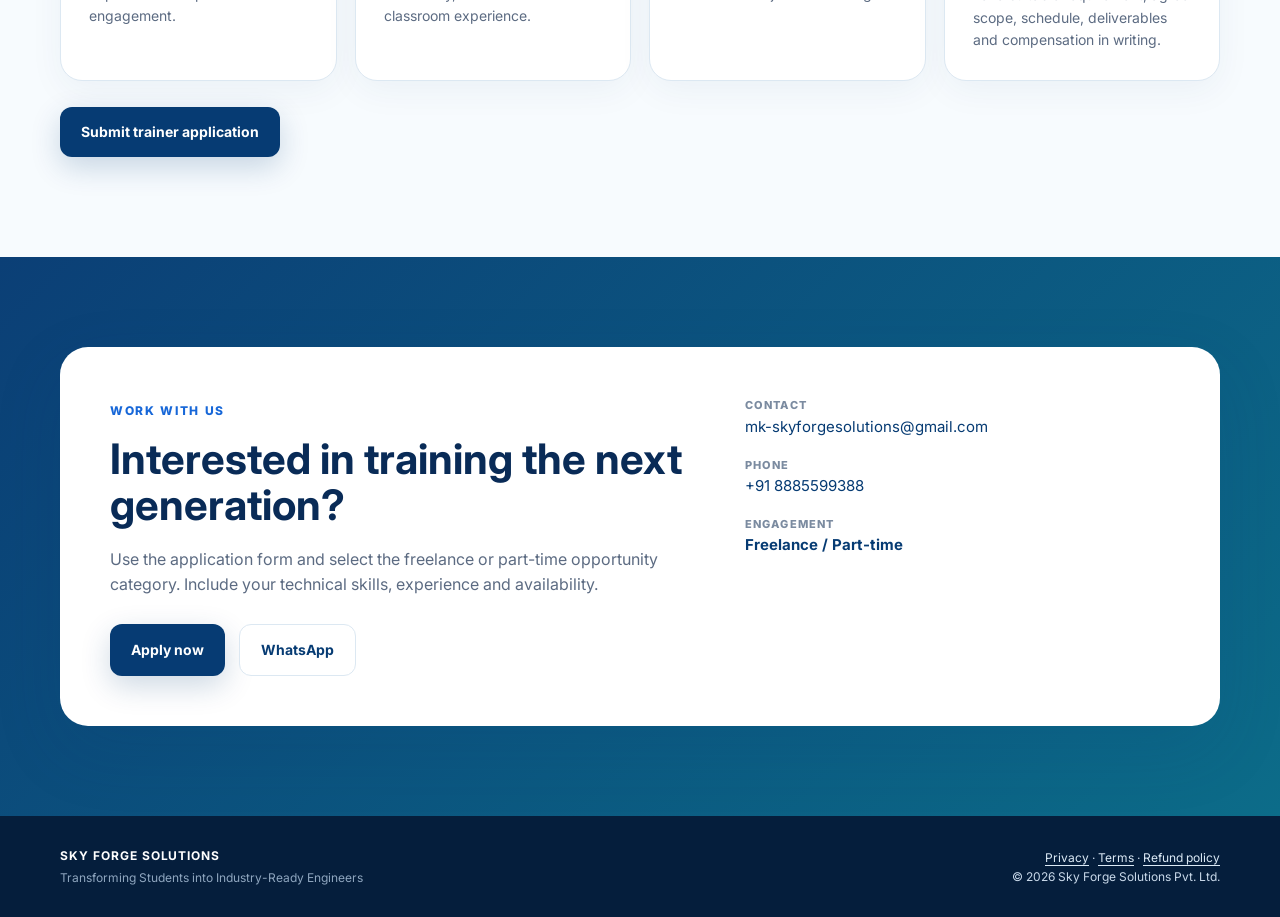
<file: become-trainer.html>
<!doctype html>
<html lang="en"><head><meta charset="utf-8"><meta name="viewport" content="width=device-width,initial-scale=1"><meta name="description" content="Explore freelance and part-time technical trainer opportunities with Sky Forge Solutions in Hyderabad."><meta name="robots" content="index,follow"><link rel="canonical" href="https://skyforgesolutions.org/become-trainer.html"><meta property="og:type" content="website"><meta property="og:locale" content="en_IN"><meta property="og:title" content="Become a Trainer | Sky Forge Solutions"><meta property="og:description" content="Share your technical expertise and explore trainer opportunities with Sky Forge Solutions."><meta property="og:url" content="https://skyforgesolutions.org/become-trainer.html"><meta property="og:image" content="https://skyforgesolutions.org/assets/sky-forge-logo.png"><title>Become a Trainer | Sky Forge Solutions</title><link rel="icon" href="assets/sky-forge-logo.png"><link rel="preconnect" href="https://fonts.googleapis.com"><link rel="preconnect" href="https://fonts.gstatic.com" crossorigin><link href="https://fonts.googleapis.com/css2?family=Inter:wght@400;500;600;700;800&display=swap" rel="stylesheet"><link rel="stylesheet" href="styles.css"></head>
<body><a class="skip-link" href="#main-content">Skip to content</a>
  <header class="site-header">
    <div class="container nav-wrap">
      <a class="brand" href="index.html" aria-label="Sky Forge Solutions home">
        <img src="assets/sky-forge-logo.png" alt="Sky Forge Solutions">
      </a>
      <button class="menu-toggle" type="button" aria-label="Open navigation" aria-expanded="false" aria-controls="primary-navigation">
        <span class="menu-icon" aria-hidden="true"><span></span><span></span><span></span></span>
      </button>
      <nav class="nav" id="primary-navigation" aria-label="Primary navigation">
        <a href="index.html#about">About</a>
        <a href="courses.html">Programs</a>
        <a href="projects.html">Projects</a>
        <a href="college-partnerships.html">Colleges</a>
        <a href="become-trainer.html" class="active" aria-current="page">Trainers</a>
        <a href="index.html#contact">Contact</a>
        <a href="apply.html" class="nav-cta">Apply Now</a>
      </nav>
    </div>
  </header>
<main id="main-content"><section class="inner-hero"><div class="container"><span class="eyebrow">TRAIN WITH SKY FORGE</span><h1>Turn your industry experience into meaningful learning.</h1><p>We welcome experienced technical professionals interested in freelance or part-time classroom training engagements. Share your expertise, teaching approach and availability for consideration.</p><div class="hero-actions"><a class="btn btn-primary" href="apply.html">Apply as a trainer</a><a class="btn btn-secondary" href="mailto:mk-skyforgesolutions@gmail.com?subject=Trainer%20Opportunity%20-%20Sky%20Forge%20Solutions">Email your profile</a></div></div></section>
<section class="section"><div class="container"><div class="section-heading"><span class="eyebrow">AREAS OF INTEREST</span><h2>Technical domains we are interested in.</h2><p>Current requirements vary by program and batch. Applying does not guarantee an assignment; shortlisted trainers will be contacted to discuss fit and availability.</p></div><div class="college-grid"><article class="college-card"><h3>Python and programming</h3><p>Python fundamentals, problem solving, automation and application development.</p></article><article class="college-card"><h3>DevOps and cloud</h3><p>Linux, Git, Docker, CI/CD, Kubernetes, AWS and cloud-native workflows.</p></article><article class="college-card"><h3>AI and emerging technology</h3><p>Generative AI, AI APIs, RAG fundamentals and agentic workflows.</p></article></div></div></section>
<section class="section section-light"><div class="container"><div class="section-heading"><span class="eyebrow">SELECTION PROCESS</span><h2>A straightforward trainer evaluation.</h2></div><div class="approach-grid"><div class="approach-card"><div class="approach-icon">01</div><h3>Share your profile</h3><p>Submit your resume, expertise, experience and preferred engagement.</p></div><div class="approach-card"><div class="approach-icon">02</div><h3>Initial discussion</h3><p>Discuss subject depth, availability, location and classroom experience.</p></div><div class="approach-card"><div class="approach-icon">03</div><h3>Technical evaluation</h3><p>We may request a short demo session or subject walkthrough.</p></div><div class="approach-card"><div class="approach-icon">04</div><h3>Engagement discussion</h3><p>For a suitable requirement, agree scope, schedule, deliverables and compensation in writing.</p></div></div><div class="contact-actions"><a class="btn btn-primary" href="apply.html">Submit trainer application</a></div></div></section>
<section class="contact-section"><div class="container contact-card"><div><span class="eyebrow">WORK WITH US</span><h2>Interested in training the next generation?</h2><p>Use the application form and select the freelance or part-time opportunity category. Include your technical skills, experience and availability.</p><div class="contact-actions"><a class="btn btn-primary" href="apply.html">Apply now</a><a class="btn btn-secondary" href="https://wa.me/918885599388?text=Hello%20Sky%20Forge%20Solutions%2C%20I%20am%20interested%20in%20a%20trainer%20opportunity." target="_blank" rel="noopener">WhatsApp</a></div></div><div class="contact-details"><div><span>Contact</span><a href="mailto:mk-skyforgesolutions@gmail.com">mk-skyforgesolutions@gmail.com</a></div><div><span>Phone</span><a href="tel:+918885599388">+91 8885599388</a></div><div><span>Engagement</span><strong>Freelance / Part-time</strong></div></div></div></section></main>
<footer class="footer"><div class="container footer-wrap"><div><strong>SKY FORGE SOLUTIONS</strong><span>Transforming Students into Industry-Ready Engineers</span></div><div><a href="privacy.html">Privacy</a> · <a href="terms.html">Terms</a> · <a href="refund-policy.html">Refund policy</a><br>© 2026 Sky Forge Solutions Pvt. Ltd.</div></div></footer><script src="script.js"></script></body></html>
</file>
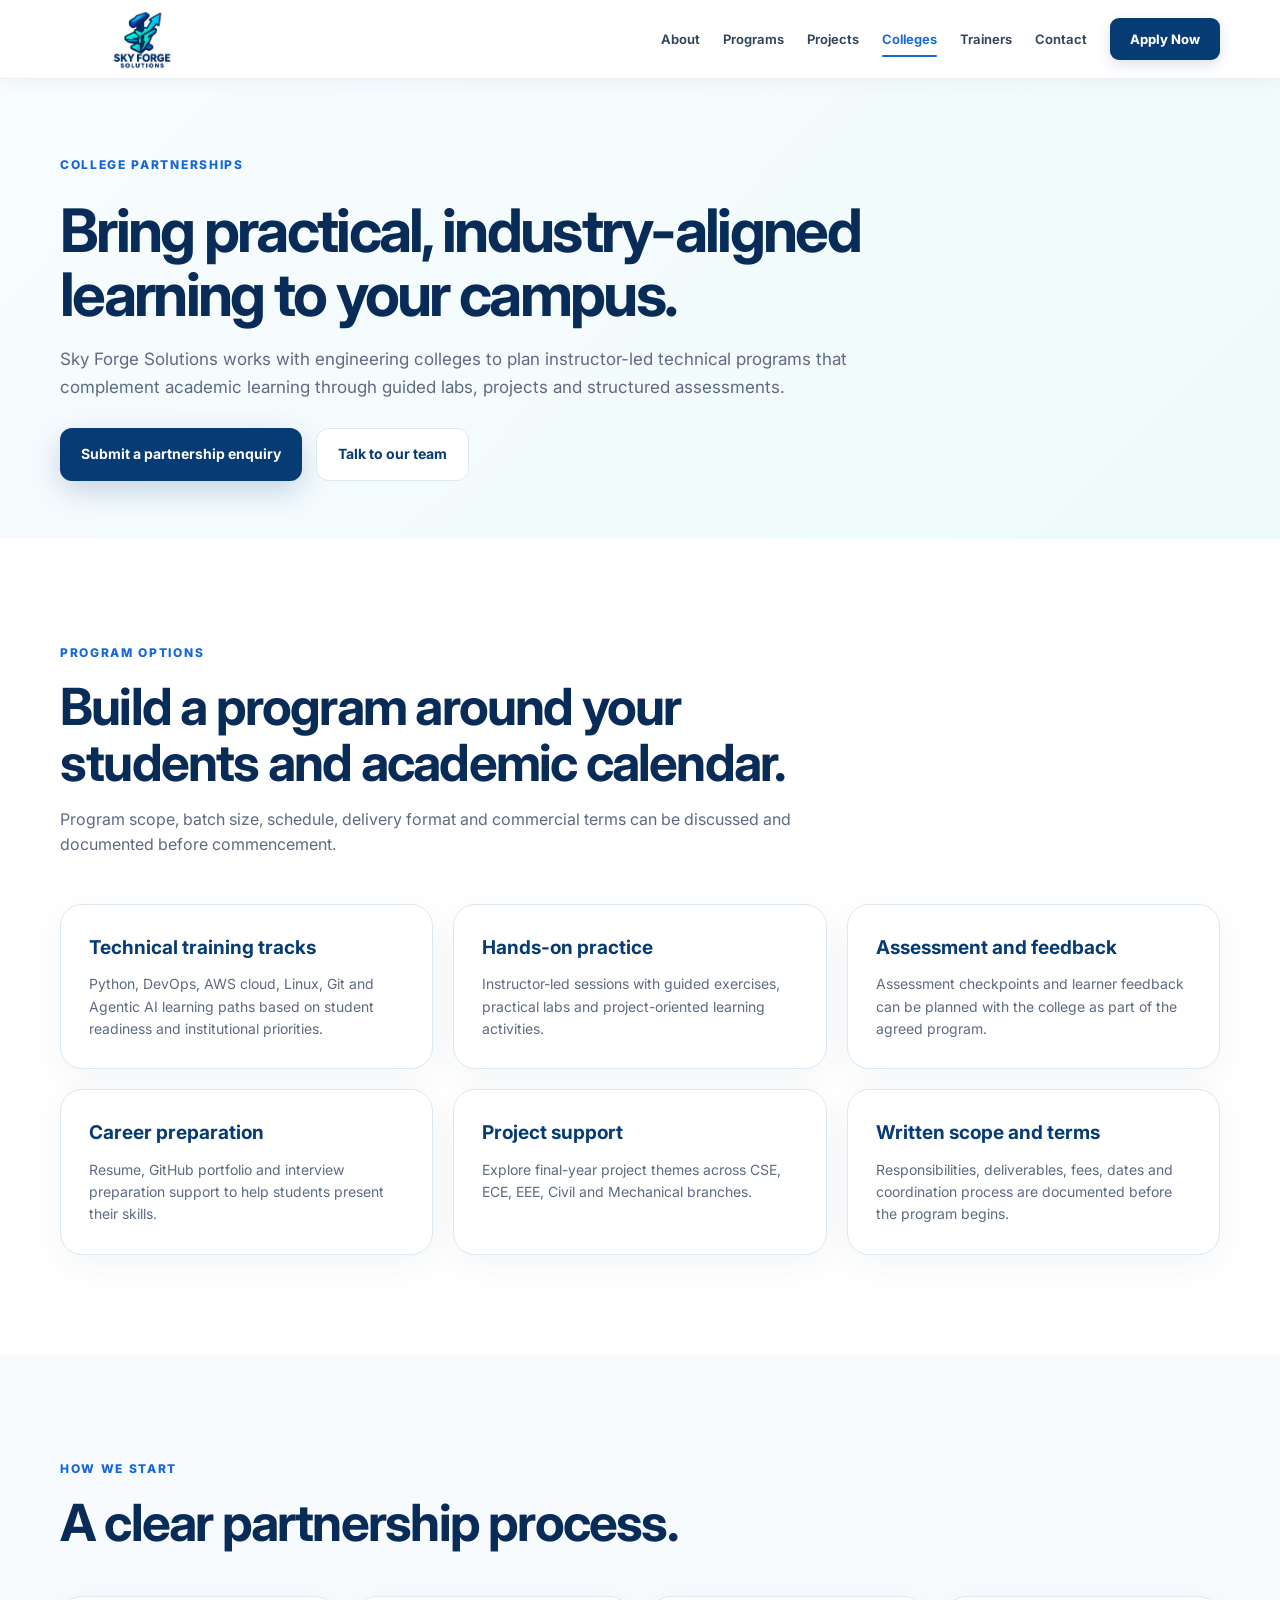
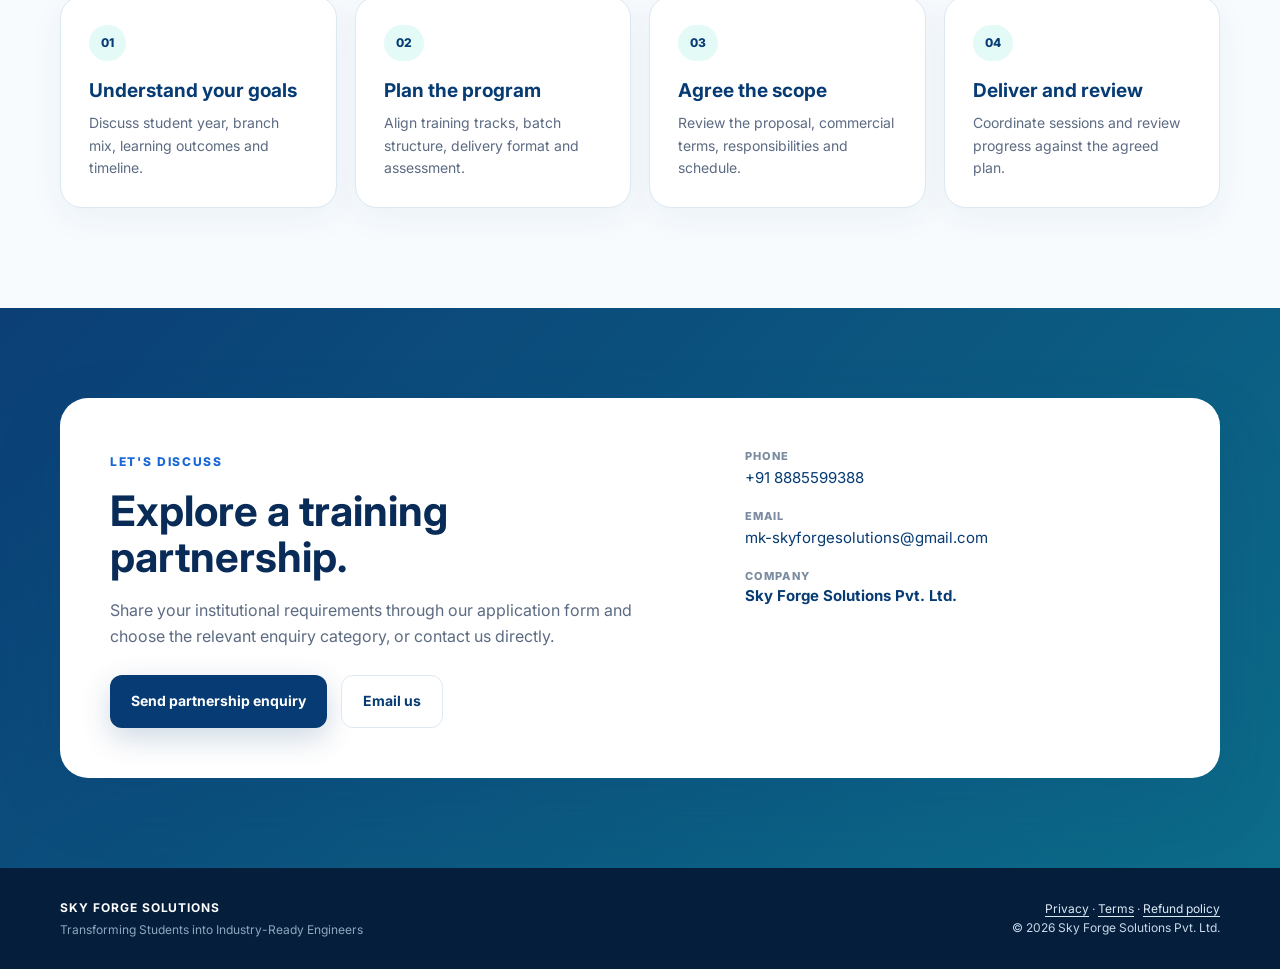
<file: college-partnerships.html>
<!doctype html>
<html lang="en"><head><meta charset="utf-8"><meta name="viewport" content="width=device-width,initial-scale=1"><meta name="description" content="Partner with Sky Forge Solutions for structured engineering student training, hands-on technology programs and industry-readiness initiatives in Hyderabad."><meta name="robots" content="index,follow"><link rel="canonical" href="https://skyforgesolutions.org/college-partnerships.html"><meta property="og:type" content="website"><meta property="og:locale" content="en_IN"><meta property="og:title" content="College Training Partnerships | Sky Forge Solutions"><meta property="og:description" content="Structured technical training and hands-on learning programs for engineering colleges."><meta property="og:url" content="https://skyforgesolutions.org/college-partnerships.html"><meta property="og:image" content="https://skyforgesolutions.org/assets/sky-forge-logo.png"><title>College Training Partnerships | Sky Forge Solutions</title><link rel="icon" href="assets/sky-forge-logo.png"><link rel="preconnect" href="https://fonts.googleapis.com"><link rel="preconnect" href="https://fonts.gstatic.com" crossorigin><link href="https://fonts.googleapis.com/css2?family=Inter:wght@400;500;600;700;800&display=swap" rel="stylesheet"><link rel="stylesheet" href="styles.css"></head>
<body><a class="skip-link" href="#main-content">Skip to content</a>
  <header class="site-header">
    <div class="container nav-wrap">
      <a class="brand" href="index.html" aria-label="Sky Forge Solutions home">
        <img src="assets/sky-forge-logo.png" alt="Sky Forge Solutions">
      </a>
      <button class="menu-toggle" type="button" aria-label="Open navigation" aria-expanded="false" aria-controls="primary-navigation">
        <span class="menu-icon" aria-hidden="true"><span></span><span></span><span></span></span>
      </button>
      <nav class="nav" id="primary-navigation" aria-label="Primary navigation">
        <a href="index.html#about">About</a>
        <a href="courses.html">Programs</a>
        <a href="projects.html">Projects</a>
        <a href="college-partnerships.html" class="active" aria-current="page">Colleges</a>
        <a href="become-trainer.html">Trainers</a>
        <a href="index.html#contact">Contact</a>
        <a href="apply.html" class="nav-cta">Apply Now</a>
      </nav>
    </div>
  </header>
<main id="main-content"><section class="inner-hero"><div class="container"><span class="eyebrow">COLLEGE PARTNERSHIPS</span><h1>Bring practical, industry-aligned learning to your campus.</h1><p>Sky Forge Solutions works with engineering colleges to plan instructor-led technical programs that complement academic learning through guided labs, projects and structured assessments.</p><div class="hero-actions"><a class="btn btn-primary" href="apply.html">Submit a partnership enquiry</a><a class="btn btn-secondary" href="https://wa.me/918885599388?text=Hello%20Sky%20Forge%20Solutions%2C%20we%20would%20like%20to%20discuss%20a%20college%20training%20partnership." target="_blank" rel="noopener">Talk to our team</a></div></div></section>
<section class="section"><div class="container"><div class="section-heading"><span class="eyebrow">PROGRAM OPTIONS</span><h2>Build a program around your students and academic calendar.</h2><p>Program scope, batch size, schedule, delivery format and commercial terms can be discussed and documented before commencement.</p></div><div class="college-grid"><article class="college-card"><h3>Technical training tracks</h3><p>Python, DevOps, AWS cloud, Linux, Git and Agentic AI learning paths based on student readiness and institutional priorities.</p></article><article class="college-card"><h3>Hands-on practice</h3><p>Instructor-led sessions with guided exercises, practical labs and project-oriented learning activities.</p></article><article class="college-card"><h3>Assessment and feedback</h3><p>Assessment checkpoints and learner feedback can be planned with the college as part of the agreed program.</p></article><article class="college-card"><h3>Career preparation</h3><p>Resume, GitHub portfolio and interview preparation support to help students present their skills.</p></article><article class="college-card"><h3>Project support</h3><p>Explore final-year project themes across CSE, ECE, EEE, Civil and Mechanical branches.</p></article><article class="college-card"><h3>Written scope and terms</h3><p>Responsibilities, deliverables, fees, dates and coordination process are documented before the program begins.</p></article></div></div></section>
<section class="section section-light"><div class="container"><div class="section-heading"><span class="eyebrow">HOW WE START</span><h2>A clear partnership process.</h2></div><div class="approach-grid"><div class="approach-card"><div class="approach-icon">01</div><h3>Understand your goals</h3><p>Discuss student year, branch mix, learning outcomes and timeline.</p></div><div class="approach-card"><div class="approach-icon">02</div><h3>Plan the program</h3><p>Align training tracks, batch structure, delivery format and assessment.</p></div><div class="approach-card"><div class="approach-icon">03</div><h3>Agree the scope</h3><p>Review the proposal, commercial terms, responsibilities and schedule.</p></div><div class="approach-card"><div class="approach-icon">04</div><h3>Deliver and review</h3><p>Coordinate sessions and review progress against the agreed plan.</p></div></div></div></section>
<section class="contact-section"><div class="container contact-card"><div><span class="eyebrow">LET'S DISCUSS</span><h2>Explore a training partnership.</h2><p>Share your institutional requirements through our application form and choose the relevant enquiry category, or contact us directly.</p><div class="contact-actions"><a class="btn btn-primary" href="apply.html">Send partnership enquiry</a><a class="btn btn-secondary" href="mailto:mk-skyforgesolutions@gmail.com?subject=College%20Partnership%20Enquiry">Email us</a></div></div><div class="contact-details"><div><span>Phone</span><a href="tel:+918885599388">+91 8885599388</a></div><div><span>Email</span><a href="mailto:mk-skyforgesolutions@gmail.com">mk-skyforgesolutions@gmail.com</a></div><div><span>Company</span><strong>Sky Forge Solutions Pvt. Ltd.</strong></div></div></div></section></main>
<footer class="footer"><div class="container footer-wrap"><div><strong>SKY FORGE SOLUTIONS</strong><span>Transforming Students into Industry-Ready Engineers</span></div><div><a href="privacy.html">Privacy</a> · <a href="terms.html">Terms</a> · <a href="refund-policy.html">Refund policy</a><br>© 2026 Sky Forge Solutions Pvt. Ltd.</div></div></footer><script src="script.js"></script></body></html>
</file>
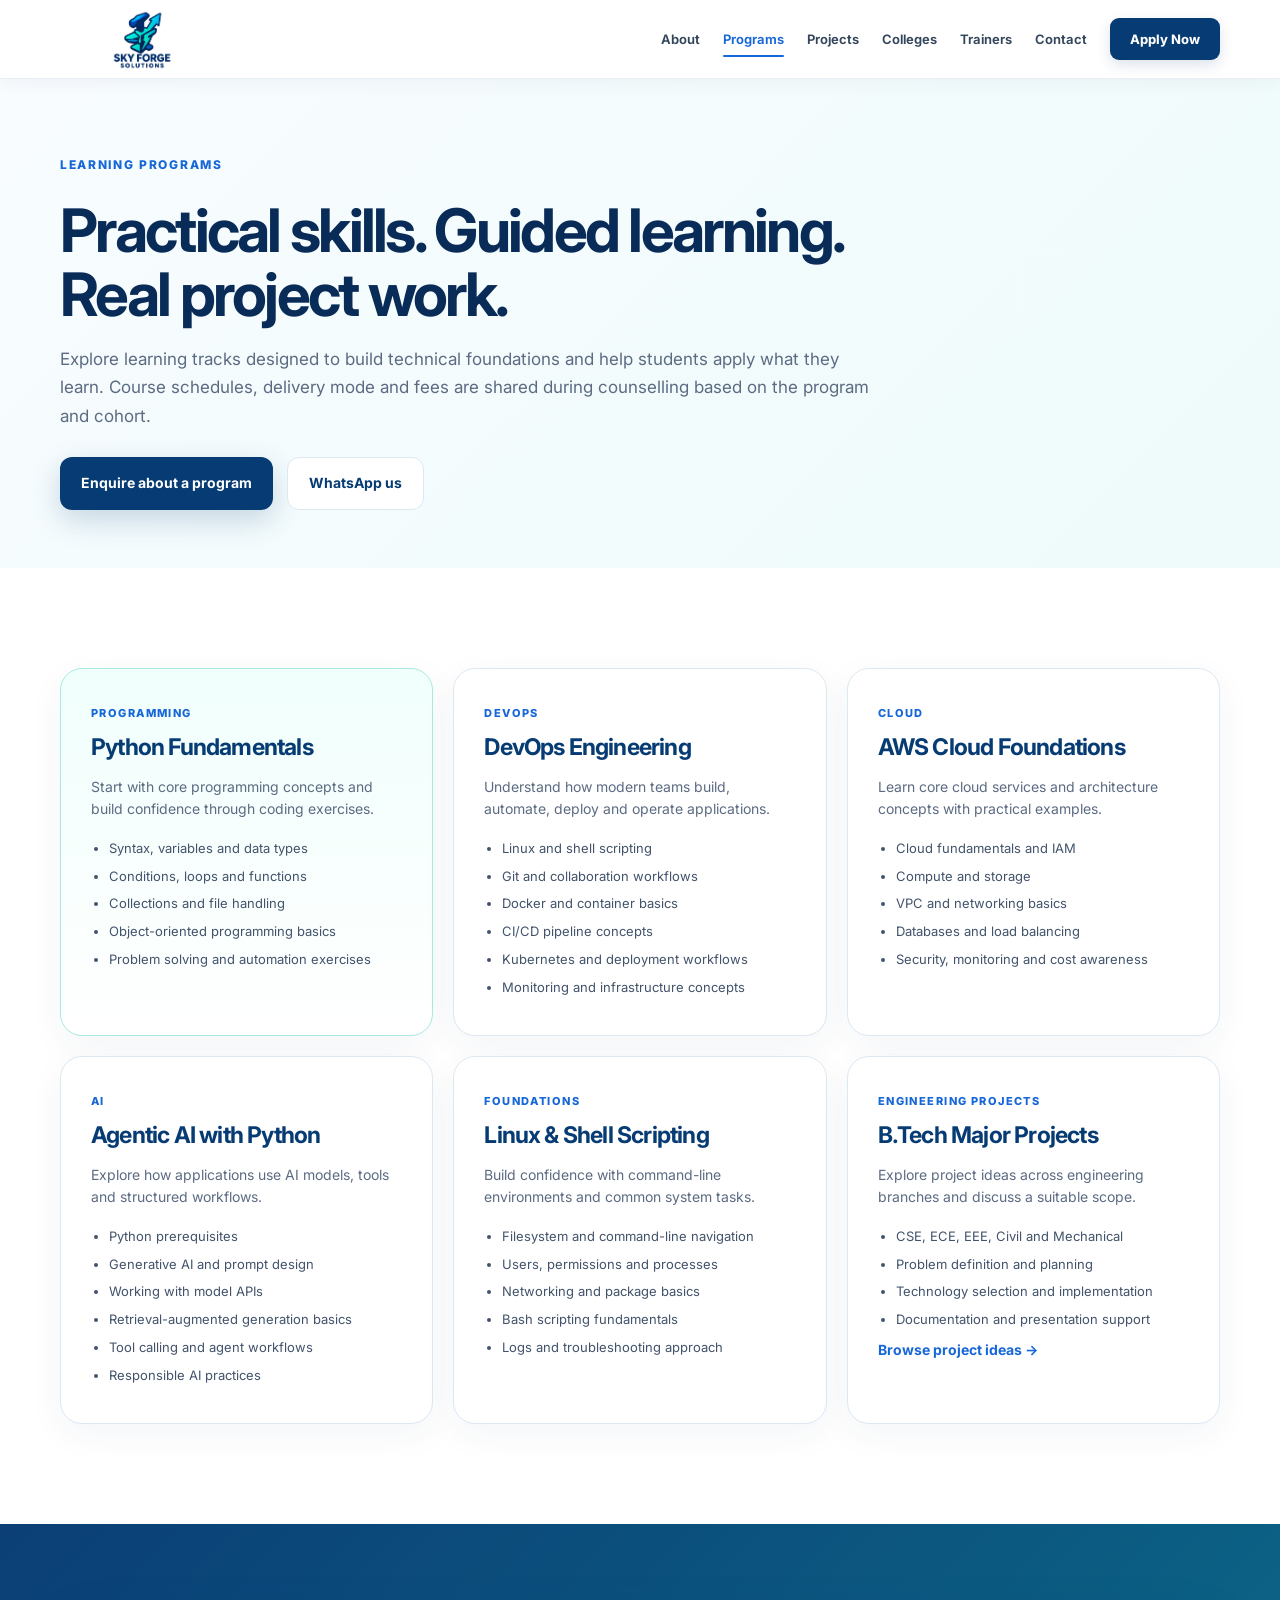
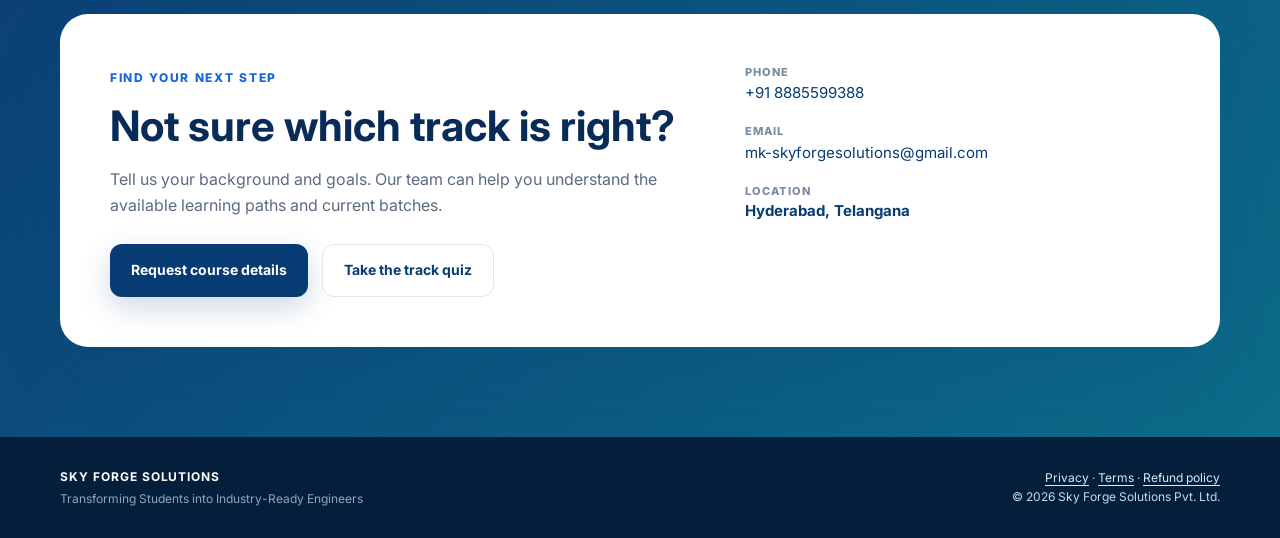
<file: courses.html>
<!doctype html>
<html lang="en"><head><meta charset="utf-8"><meta name="viewport" content="width=device-width,initial-scale=1">
<meta name="description" content="Explore practical Python, DevOps, AWS cloud, Linux and Agentic AI training programs from Sky Forge Solutions in Hyderabad.">
<meta name="robots" content="index,follow"><link rel="canonical" href="https://skyforgesolutions.org/courses.html">
<meta property="og:type" content="website"><meta property="og:locale" content="en_IN"><meta property="og:site_name" content="Sky Forge Solutions"><meta property="og:title" content="Technology Training Programs | Sky Forge Solutions"><meta property="og:description" content="Practical technology training, guided labs and project-based learning."><meta property="og:url" content="https://skyforgesolutions.org/courses.html"><meta property="og:image" content="https://skyforgesolutions.org/assets/sky-forge-logo.png">
<title>Technology Training Programs | Sky Forge Solutions</title><link rel="icon" href="assets/sky-forge-logo.png"><link rel="preconnect" href="https://fonts.googleapis.com"><link rel="preconnect" href="https://fonts.gstatic.com" crossorigin><link href="https://fonts.googleapis.com/css2?family=Inter:wght@400;500;600;700;800&display=swap" rel="stylesheet"><link rel="stylesheet" href="styles.css"></head>
<body><a class="skip-link" href="#main-content">Skip to content</a>
  <header class="site-header">
    <div class="container nav-wrap">
      <a class="brand" href="index.html" aria-label="Sky Forge Solutions home">
        <img src="assets/sky-forge-logo.png" alt="Sky Forge Solutions">
      </a>
      <button class="menu-toggle" type="button" aria-label="Open navigation" aria-expanded="false" aria-controls="primary-navigation">
        <span class="menu-icon" aria-hidden="true"><span></span><span></span><span></span></span>
      </button>
      <nav class="nav" id="primary-navigation" aria-label="Primary navigation">
        <a href="index.html#about">About</a>
        <a href="courses.html" class="active" aria-current="page">Programs</a>
        <a href="projects.html">Projects</a>
        <a href="college-partnerships.html">Colleges</a>
        <a href="become-trainer.html">Trainers</a>
        <a href="index.html#contact">Contact</a>
        <a href="apply.html" class="nav-cta">Apply Now</a>
      </nav>
    </div>
  </header>
<main id="main-content"><section class="inner-hero"><div class="container"><span class="eyebrow">LEARNING PROGRAMS</span><h1>Practical skills. Guided learning. Real project work.</h1><p>Explore learning tracks designed to build technical foundations and help students apply what they learn. Course schedules, delivery mode and fees are shared during counselling based on the program and cohort.</p><div class="hero-actions"><a class="btn btn-primary" href="apply.html">Enquire about a program</a><a class="btn btn-secondary" href="https://wa.me/918885599388?text=Hello%20Sky%20Forge%20Solutions%2C%20please%20share%20your%20current%20course%20details." target="_blank" rel="noopener">WhatsApp us</a></div></div></section>
<section class="section"><div class="container"><div class="program-grid">
<article class="program-card featured"><span class="card-tag">PROGRAMMING</span><h2>Python Fundamentals</h2><p>Start with core programming concepts and build confidence through coding exercises.</p><ul><li>Syntax, variables and data types</li><li>Conditions, loops and functions</li><li>Collections and file handling</li><li>Object-oriented programming basics</li><li>Problem solving and automation exercises</li></ul></article>
<article class="program-card"><span class="card-tag">DEVOPS</span><h2>DevOps Engineering</h2><p>Understand how modern teams build, automate, deploy and operate applications.</p><ul><li>Linux and shell scripting</li><li>Git and collaboration workflows</li><li>Docker and container basics</li><li>CI/CD pipeline concepts</li><li>Kubernetes and deployment workflows</li><li>Monitoring and infrastructure concepts</li></ul></article>
<article class="program-card"><span class="card-tag">CLOUD</span><h2>AWS Cloud Foundations</h2><p>Learn core cloud services and architecture concepts with practical examples.</p><ul><li>Cloud fundamentals and IAM</li><li>Compute and storage</li><li>VPC and networking basics</li><li>Databases and load balancing</li><li>Security, monitoring and cost awareness</li></ul></article>
<article class="program-card"><span class="card-tag">AI</span><h2>Agentic AI with Python</h2><p>Explore how applications use AI models, tools and structured workflows.</p><ul><li>Python prerequisites</li><li>Generative AI and prompt design</li><li>Working with model APIs</li><li>Retrieval-augmented generation basics</li><li>Tool calling and agent workflows</li><li>Responsible AI practices</li></ul></article>
<article class="program-card"><span class="card-tag">FOUNDATIONS</span><h2>Linux &amp; Shell Scripting</h2><p>Build confidence with command-line environments and common system tasks.</p><ul><li>Filesystem and command-line navigation</li><li>Users, permissions and processes</li><li>Networking and package basics</li><li>Bash scripting fundamentals</li><li>Logs and troubleshooting approach</li></ul></article>
<article class="program-card"><span class="card-tag">ENGINEERING PROJECTS</span><h2>B.Tech Major Projects</h2><p>Explore project ideas across engineering branches and discuss a suitable scope.</p><ul><li>CSE, ECE, EEE, Civil and Mechanical</li><li>Problem definition and planning</li><li>Technology selection and implementation</li><li>Documentation and presentation support</li></ul><a class="branch-link" href="projects.html">Browse project ideas →</a></article>
</div></div></section>
<section class="contact-section"><div class="container contact-card"><div><span class="eyebrow">FIND YOUR NEXT STEP</span><h2>Not sure which track is right?</h2><p>Tell us your background and goals. Our team can help you understand the available learning paths and current batches.</p><div class="contact-actions"><a class="btn btn-primary" href="apply.html">Request course details</a><a class="btn btn-secondary" href="index.html#quiz">Take the track quiz</a></div></div><div class="contact-details"><div><span>Phone</span><a href="tel:+918885599388">+91 8885599388</a></div><div><span>Email</span><a href="mailto:mk-skyforgesolutions@gmail.com">mk-skyforgesolutions@gmail.com</a></div><div><span>Location</span><strong>Hyderabad, Telangana</strong></div></div></div></section></main>
<footer class="footer"><div class="container footer-wrap"><div><strong>SKY FORGE SOLUTIONS</strong><span>Transforming Students into Industry-Ready Engineers</span></div><div><a href="privacy.html">Privacy</a> · <a href="terms.html">Terms</a> · <a href="refund-policy.html">Refund policy</a><br>© 2026 Sky Forge Solutions Pvt. Ltd.</div></div></footer><script src="script.js"></script></body></html>
</file>
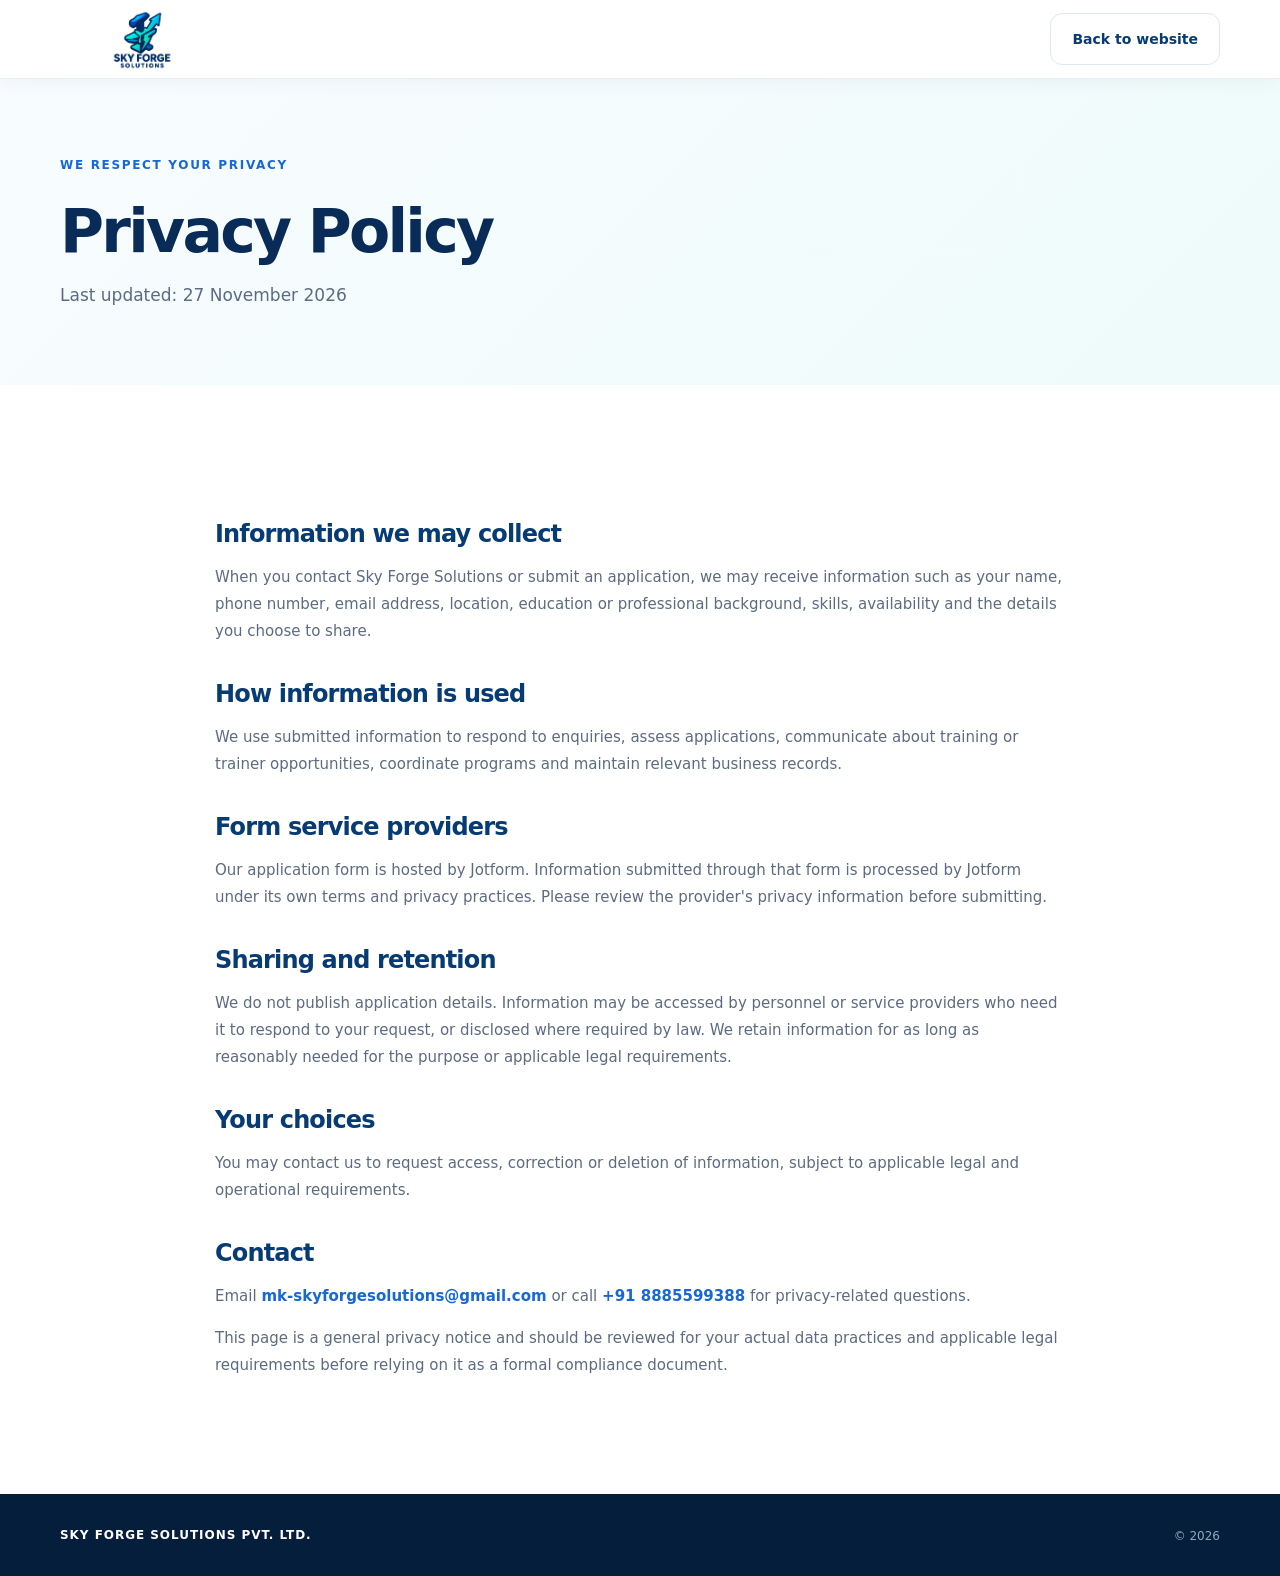
<file: privacy.html>
<!doctype html><html lang="en"><head><meta charset="utf-8"><meta name="viewport" content="width=device-width,initial-scale=1"><meta name="robots" content="index,follow"><link rel="canonical" href="https://skyforgesolutions.org/privacy.html"><title>Privacy Policy | Sky Forge Solutions</title><link rel="stylesheet" href="styles.css"></head><body><header class="site-header"><div class="container nav-wrap"><a class="brand" href="index.html"><img src="assets/sky-forge-logo.png" alt="Sky Forge Solutions"></a><a class="btn btn-secondary" href="index.html">Back to website</a></div></header><main><section class="inner-hero"><div class="container"><span class="eyebrow">WE RESPECT YOUR PRIVACY</span><h1>Privacy Policy</h1><p>Last updated: 27 November 2026</p></div></section><section class="section"><div class="container legal-content"><h2>Information we may collect</h2><p>When you contact Sky Forge Solutions or submit an application, we may receive information such as your name, phone number, email address, location, education or professional background, skills, availability and the details you choose to share.</p><h2>How information is used</h2><p>We use submitted information to respond to enquiries, assess applications, communicate about training or trainer opportunities, coordinate programs and maintain relevant business records.</p><h2>Form service providers</h2><p>Our application form is hosted by Jotform. Information submitted through that form is processed by Jotform under its own terms and privacy practices. Please review the provider's privacy information before submitting.</p><h2>Sharing and retention</h2><p>We do not publish application details. Information may be accessed by personnel or service providers who need it to respond to your request, or disclosed where required by law. We retain information for as long as reasonably needed for the purpose or applicable legal requirements.</p><h2>Your choices</h2><p>You may contact us to request access, correction or deletion of information, subject to applicable legal and operational requirements.</p><h2>Contact</h2><p>Email <a href="mailto:mk-skyforgesolutions@gmail.com">mk-skyforgesolutions@gmail.com</a> or call <a href="tel:+918885599388">+91 8885599388</a> for privacy-related questions.</p><p>This page is a general privacy notice and should be reviewed for your actual data practices and applicable legal requirements before relying on it as a formal compliance document.</p></div></section></main><footer class="footer"><div class="container footer-wrap"><strong>SKY FORGE SOLUTIONS PVT. LTD.</strong><span>© 2026</span></div></footer></body></html>
</file>
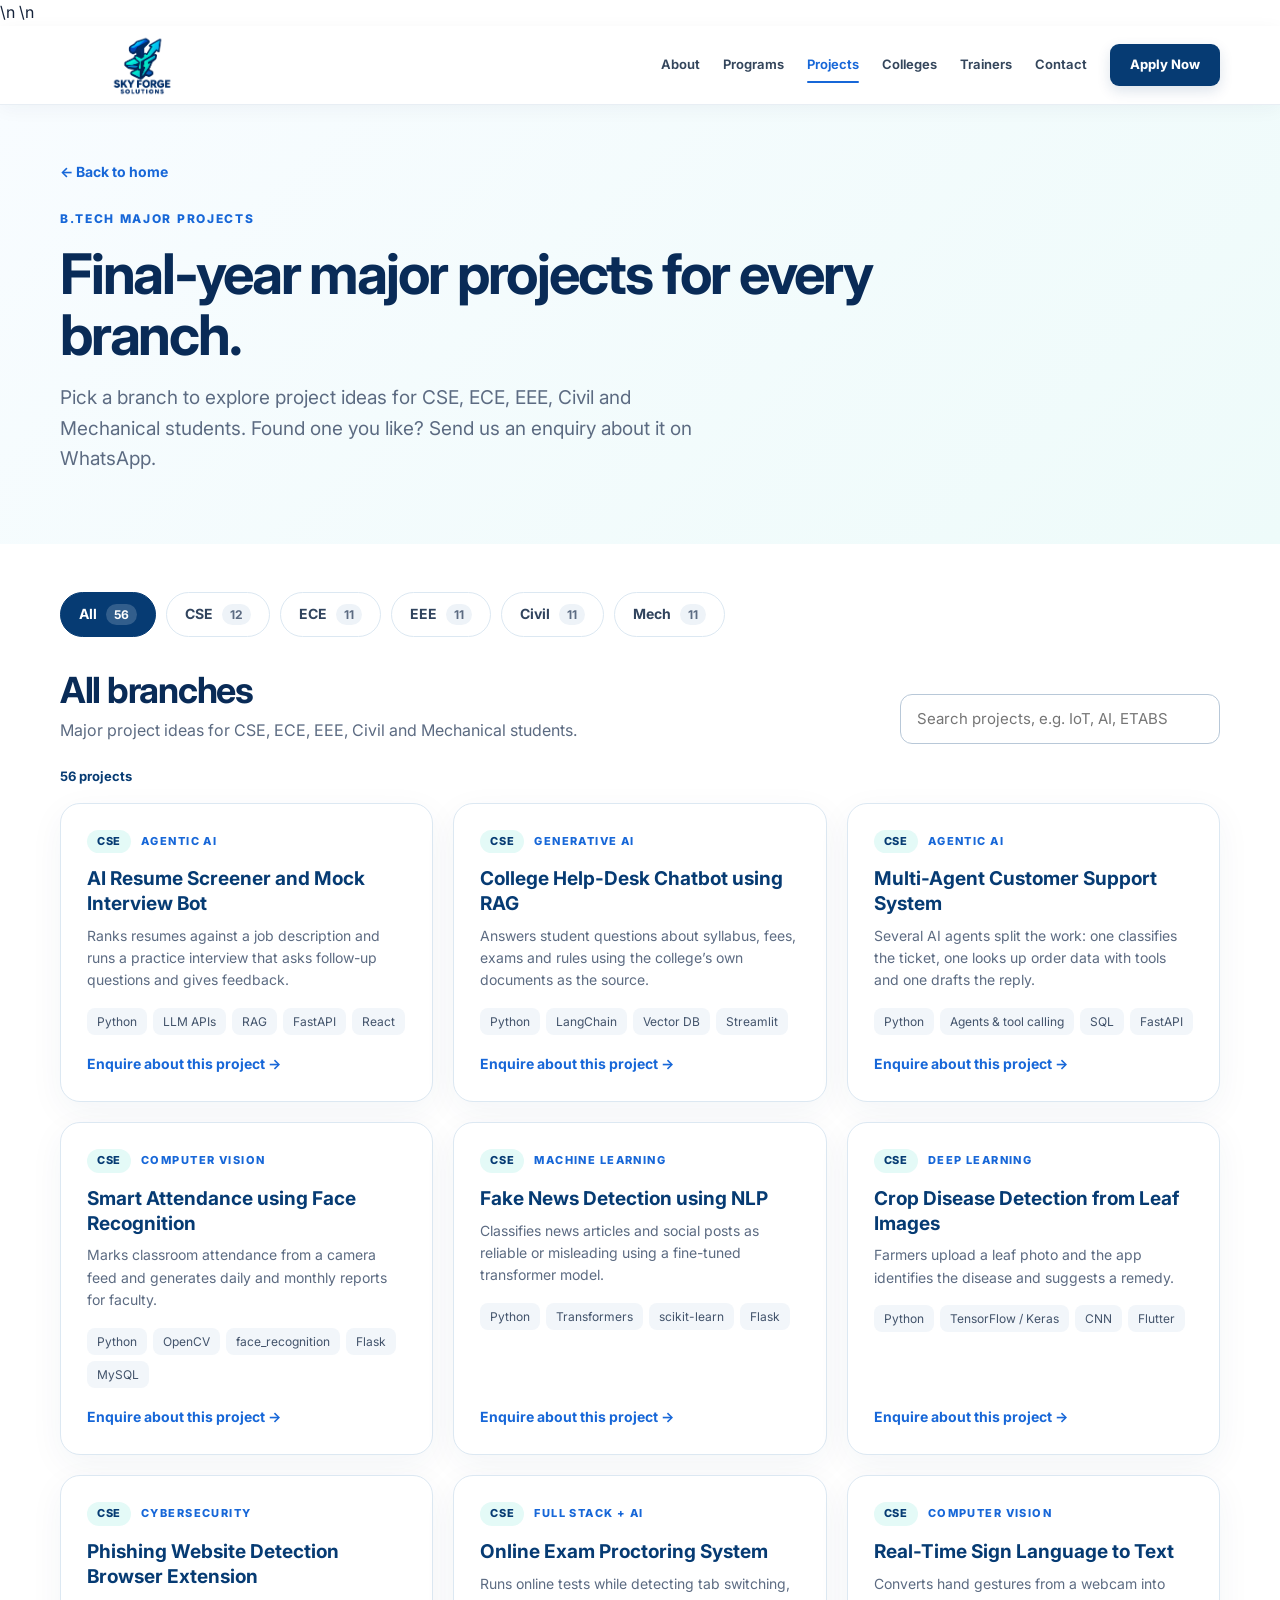
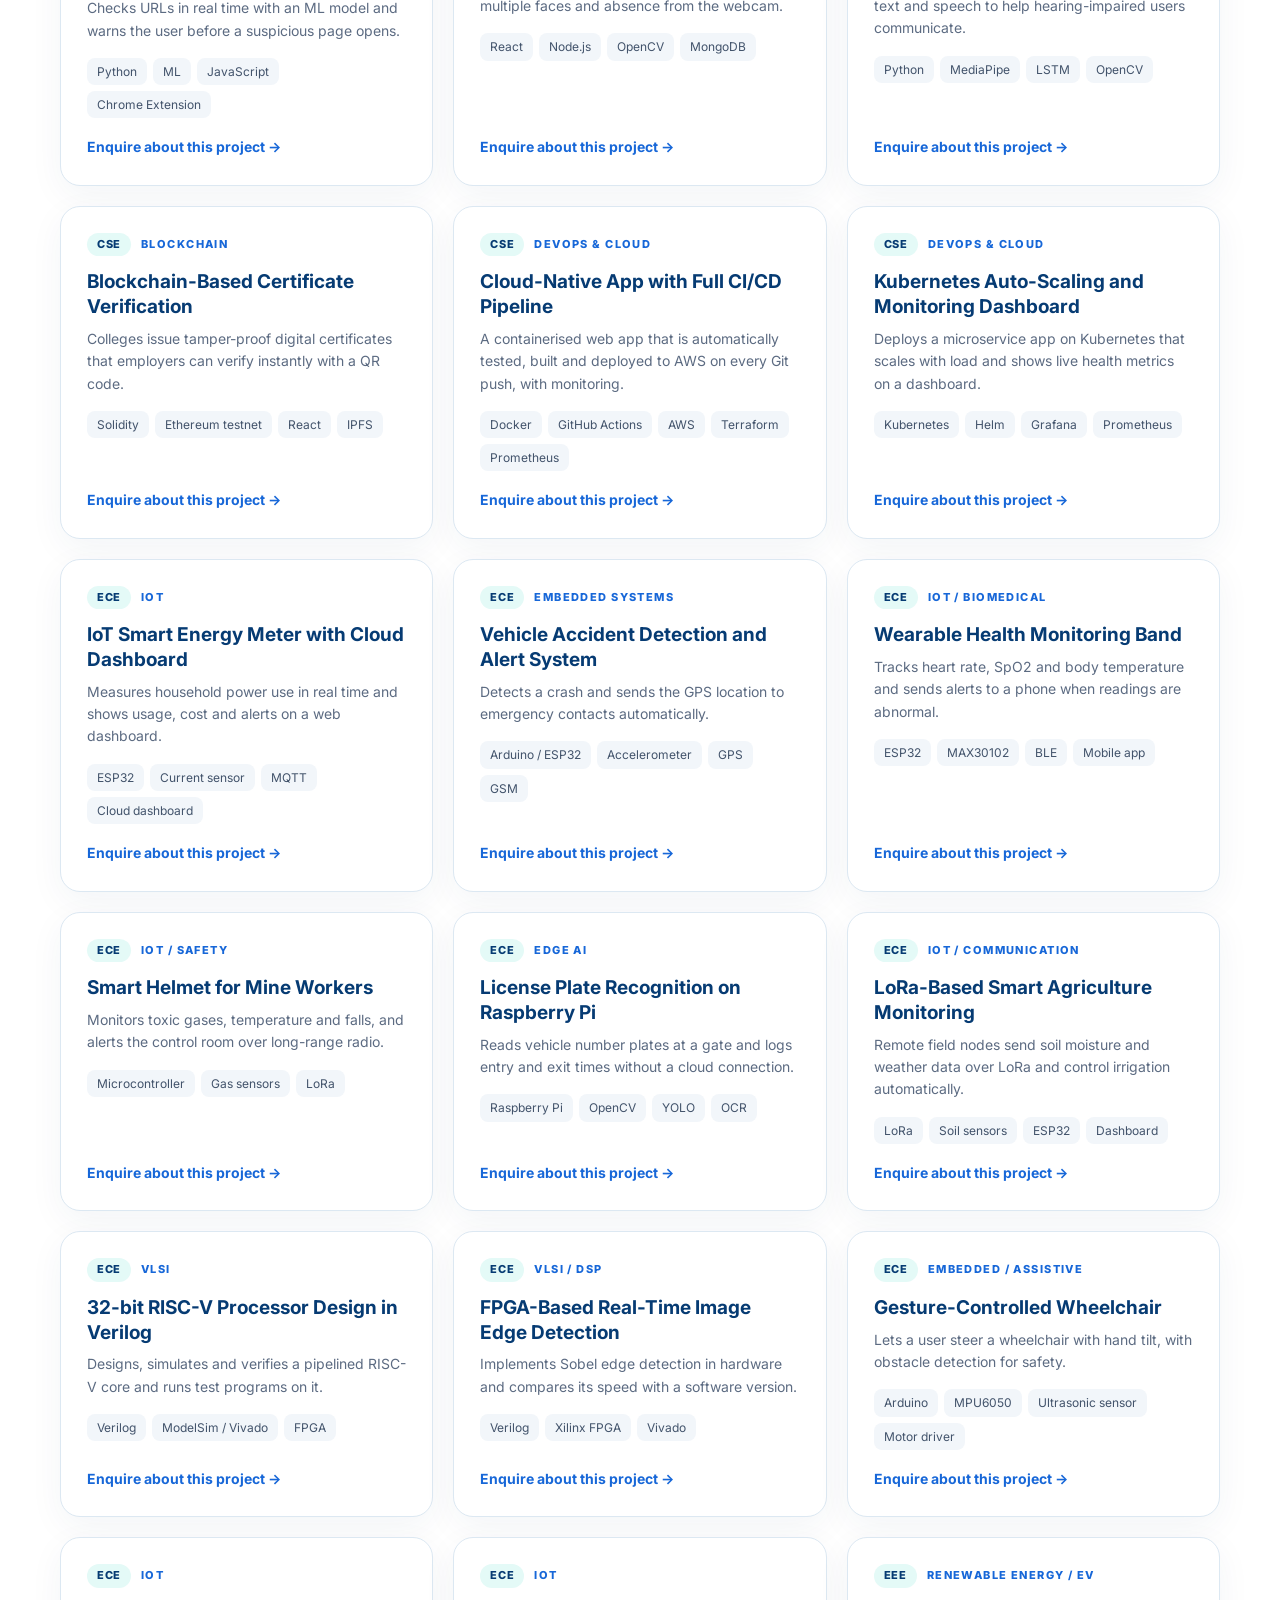
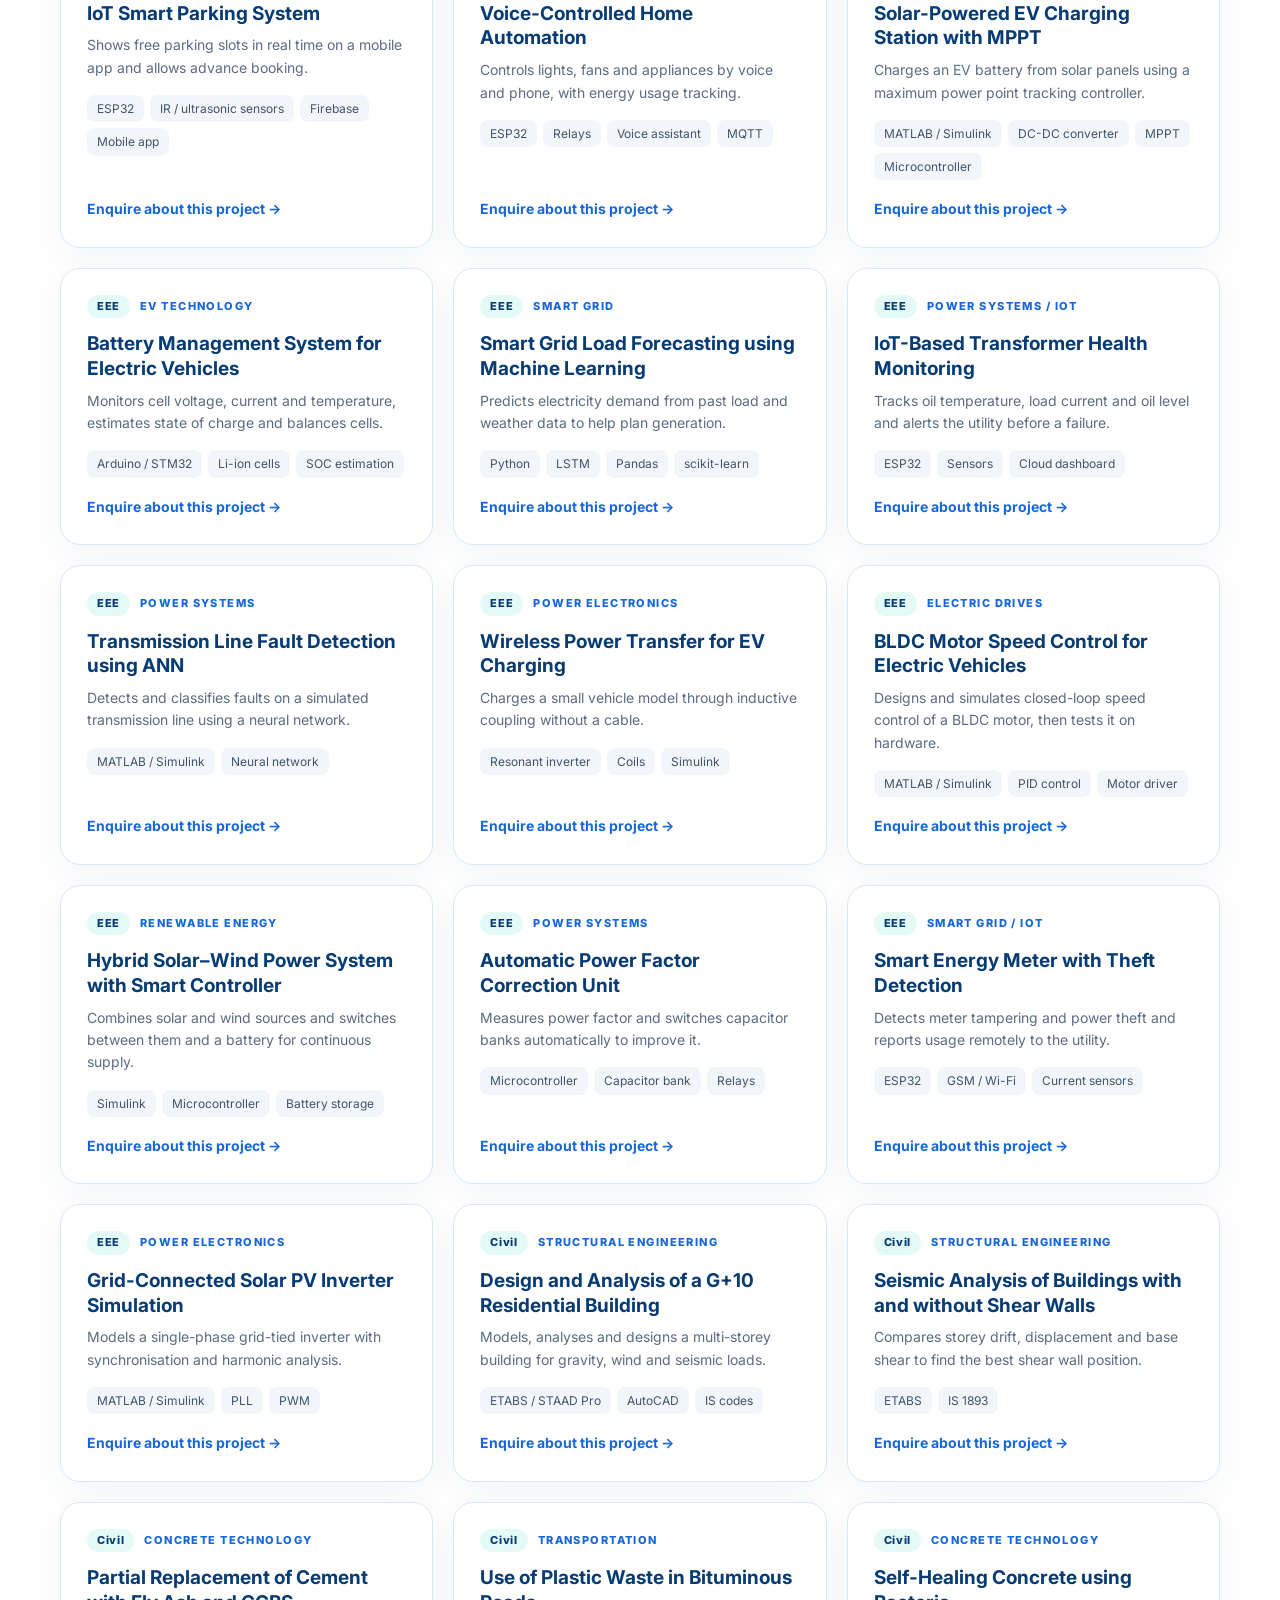
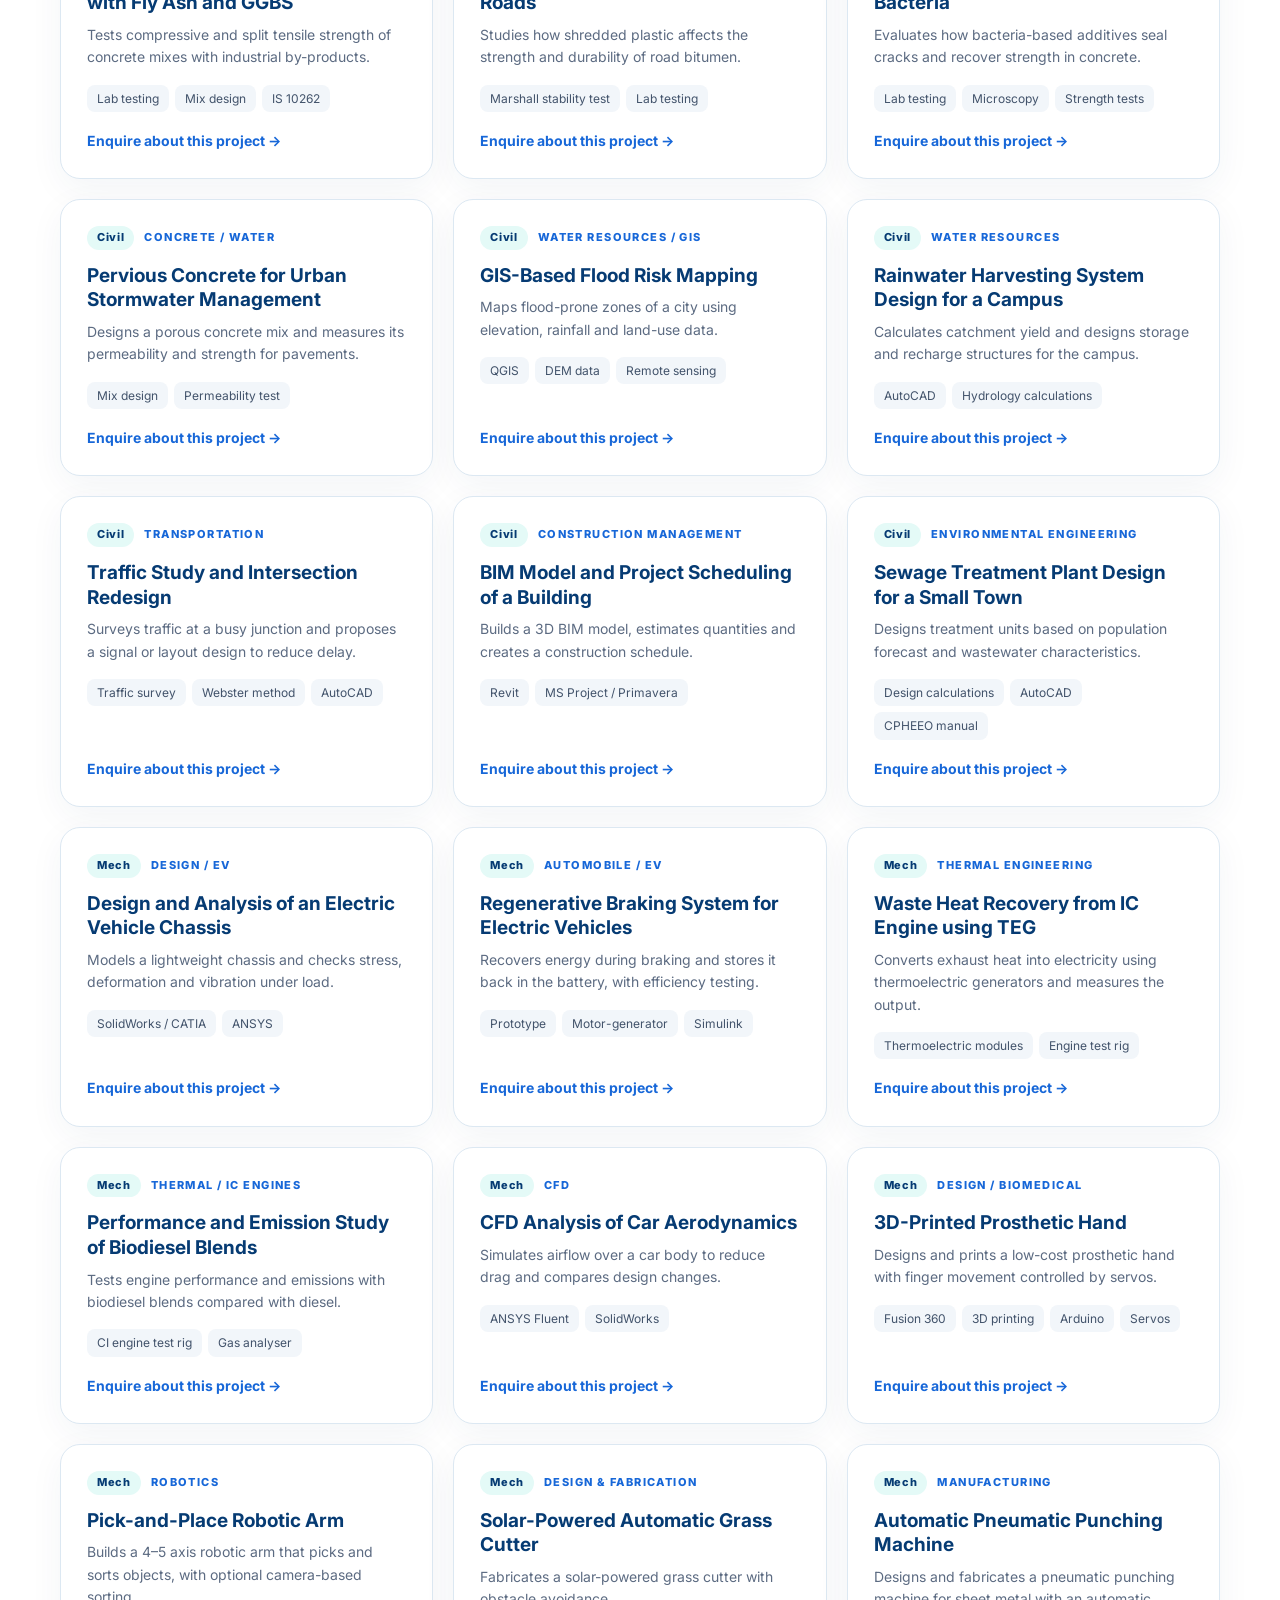
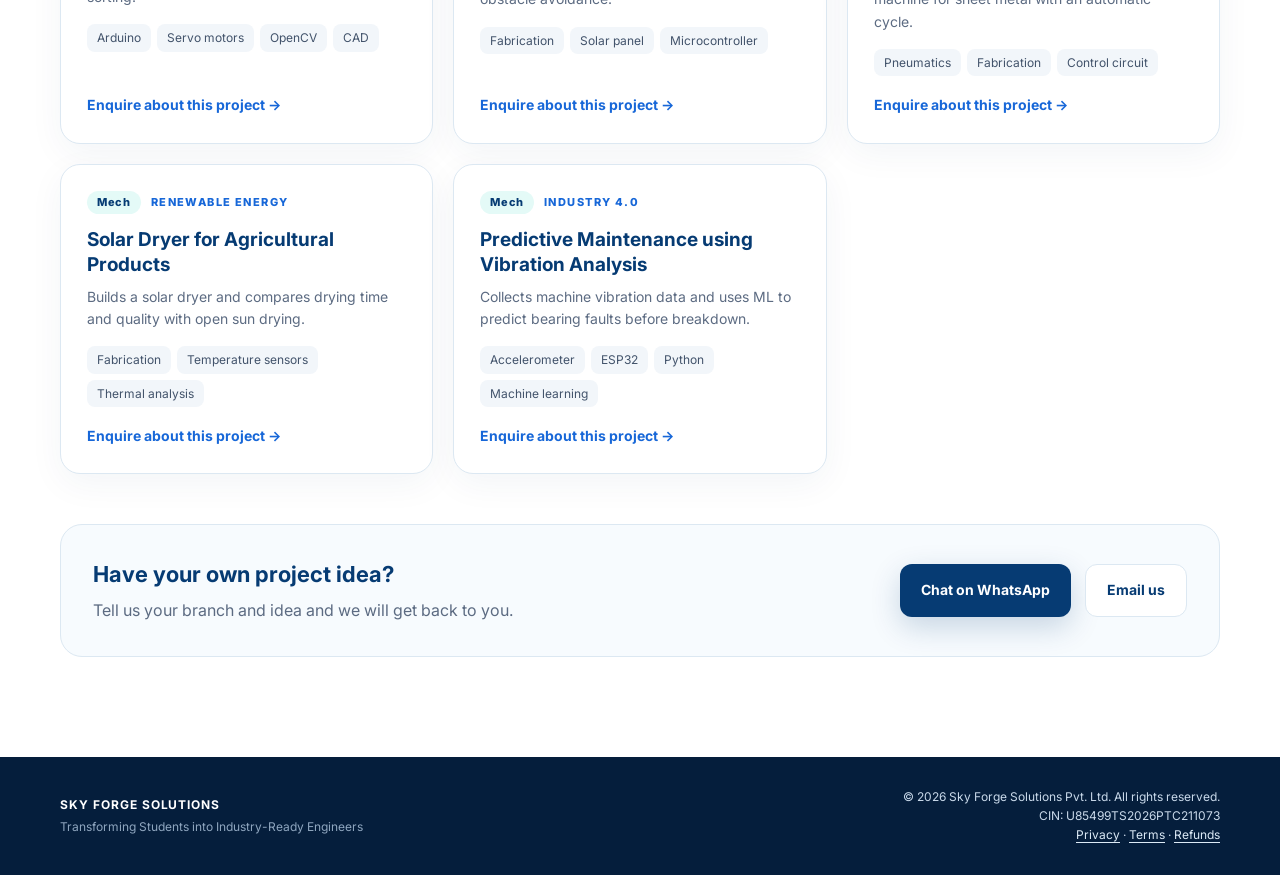
<file: projects.html>
<!doctype html>
<html lang="en">
<head>
  <meta charset="utf-8">
  <meta name="viewport" content="width=device-width, initial-scale=1">
  <meta name="description" content="Explore final-year B.Tech project ideas across CSE, ECE, EEE, Civil and Mechanical branches with Sky Forge Solutions, Hyderabad.">\n  <meta name="robots" content="index,follow">\n  <meta property="og:locale" content="en_IN">
  <link rel="canonical" href="https://skyforgesolutions.org/projects.html">
  <meta property="og:type" content="website">
  <meta property="og:site_name" content="Sky Forge Solutions">
  <meta property="og:title" content="B.Tech Final-Year Major Projects | Sky Forge Solutions">
  <meta property="og:description" content="Major project ideas for CSE, ECE, EEE, Civil and Mechanical final-year students.">
  <meta property="og:url" content="https://skyforgesolutions.org/projects.html">
  <meta property="og:image" content="https://skyforgesolutions.org/assets/sky-forge-logo.png">
  <meta name="twitter:card" content="summary">
  <meta name="theme-color" content="#063b73">
  <title>B.Tech Final-Year Major Projects | Sky Forge Solutions</title>
  <link rel="icon" href="assets/sky-forge-logo.png">
  <link rel="preconnect" href="https://fonts.googleapis.com">
  <link rel="preconnect" href="https://fonts.gstatic.com" crossorigin>
  <link href="https://fonts.googleapis.com/css2?family=Inter:wght@400;500;600;700;800&display=swap" rel="stylesheet">
  <link rel="stylesheet" href="styles.css">
</head>
<body>
  <a class="skip-link" href="#main-content">Skip to content</a>
  <header class="site-header">
    <div class="container nav-wrap">
      <a class="brand" href="index.html" aria-label="Sky Forge Solutions home">
        <img src="assets/sky-forge-logo.png" alt="Sky Forge Solutions">
      </a>
      <button class="menu-toggle" type="button" aria-label="Open navigation" aria-expanded="false" aria-controls="primary-navigation">
        <span class="menu-icon" aria-hidden="true"><span></span><span></span><span></span></span>
      </button>
      <nav class="nav" id="primary-navigation" aria-label="Primary navigation">
        <a href="index.html#about">About</a>
        <a href="courses.html">Programs</a>
        <a href="projects.html" class="active" aria-current="page">Projects</a>
        <a href="college-partnerships.html">Colleges</a>
        <a href="become-trainer.html">Trainers</a>
        <a href="index.html#contact">Contact</a>
        <a href="apply.html" class="nav-cta">Apply Now</a>
      </nav>
    </div>
  </header>

  <main id="main-content">
    <section class="projects-hero">
      <div class="container">
        <a class="back-link" href="index.html#projects">← Back to home</a>
        <span class="eyebrow">B.TECH MAJOR PROJECTS</span>
        <h1>Final-year major projects for every branch.</h1>
        <p class="hero-text">Pick a branch to explore project ideas for CSE, ECE, EEE, Civil and Mechanical students. Found one you like? Send us an enquiry about it on WhatsApp.</p>
      </div>
    </section>

    <section class="section projects-section">
      <div class="container">
        <div class="branch-tabs" role="tablist" aria-label="Choose a branch" id="branch-tabs"></div>
        <div class="projects-toolbar">
          <div>
            <h2 id="branch-title">All branches</h2>
            <p id="branch-blurb" class="branch-blurb"></p>
          </div>
          <label class="project-search">
            <span class="visually-hidden">Search projects</span>
            <input type="search" id="project-search" placeholder="Search projects, e.g. IoT, AI, ETABS" autocomplete="off">
          </label>
        </div>
        <p class="project-count" id="project-count" aria-live="polite"></p>
        <div class="project-grid" id="project-grid"></div>
        <p class="project-empty" id="project-empty" hidden>No projects match your search. Try another word, or ask us about your own idea.</p>

        <div class="projects-cta">
          <div>
            <h3>Have your own project idea?</h3>
            <p>Tell us your branch and idea and we will get back to you.</p>
          </div>
          <div class="hero-actions">
            <a class="btn btn-primary" href="https://wa.me/918885599388?text=Hi%20Sky%20Forge%20Solutions,%20I%20am%20a%20B.Tech%20final-year%20student%20and%20would%20like%20to%20discuss%20a%20major%20project." target="_blank" rel="noopener">Chat on WhatsApp</a>
            <a class="btn btn-secondary" href="mailto:mk-skyforgesolutions@gmail.com?subject=B.Tech%20Major%20Project%20Enquiry">Email us</a>
          </div>
        </div>
      </div>
    </section>
  </main>

  <footer class="footer">
    <div class="container footer-wrap">
      <div><strong>SKY FORGE SOLUTIONS</strong><span>Transforming Students into Industry-Ready Engineers</span></div>
      <div>© <span id="year">2026</span> Sky Forge Solutions Pvt. Ltd. All rights reserved.<br>CIN: U85499TS2026PTC211073<br><a href="privacy.html">Privacy</a> · <a href="terms.html">Terms</a> · <a href="refund-policy.html">Refunds</a></div>
    </div>
  </footer>
  <script src="script.js"></script>
  <script src="projects-data.js"></script>
  <script src="projects.js"></script>
</body>
</html>
</file>
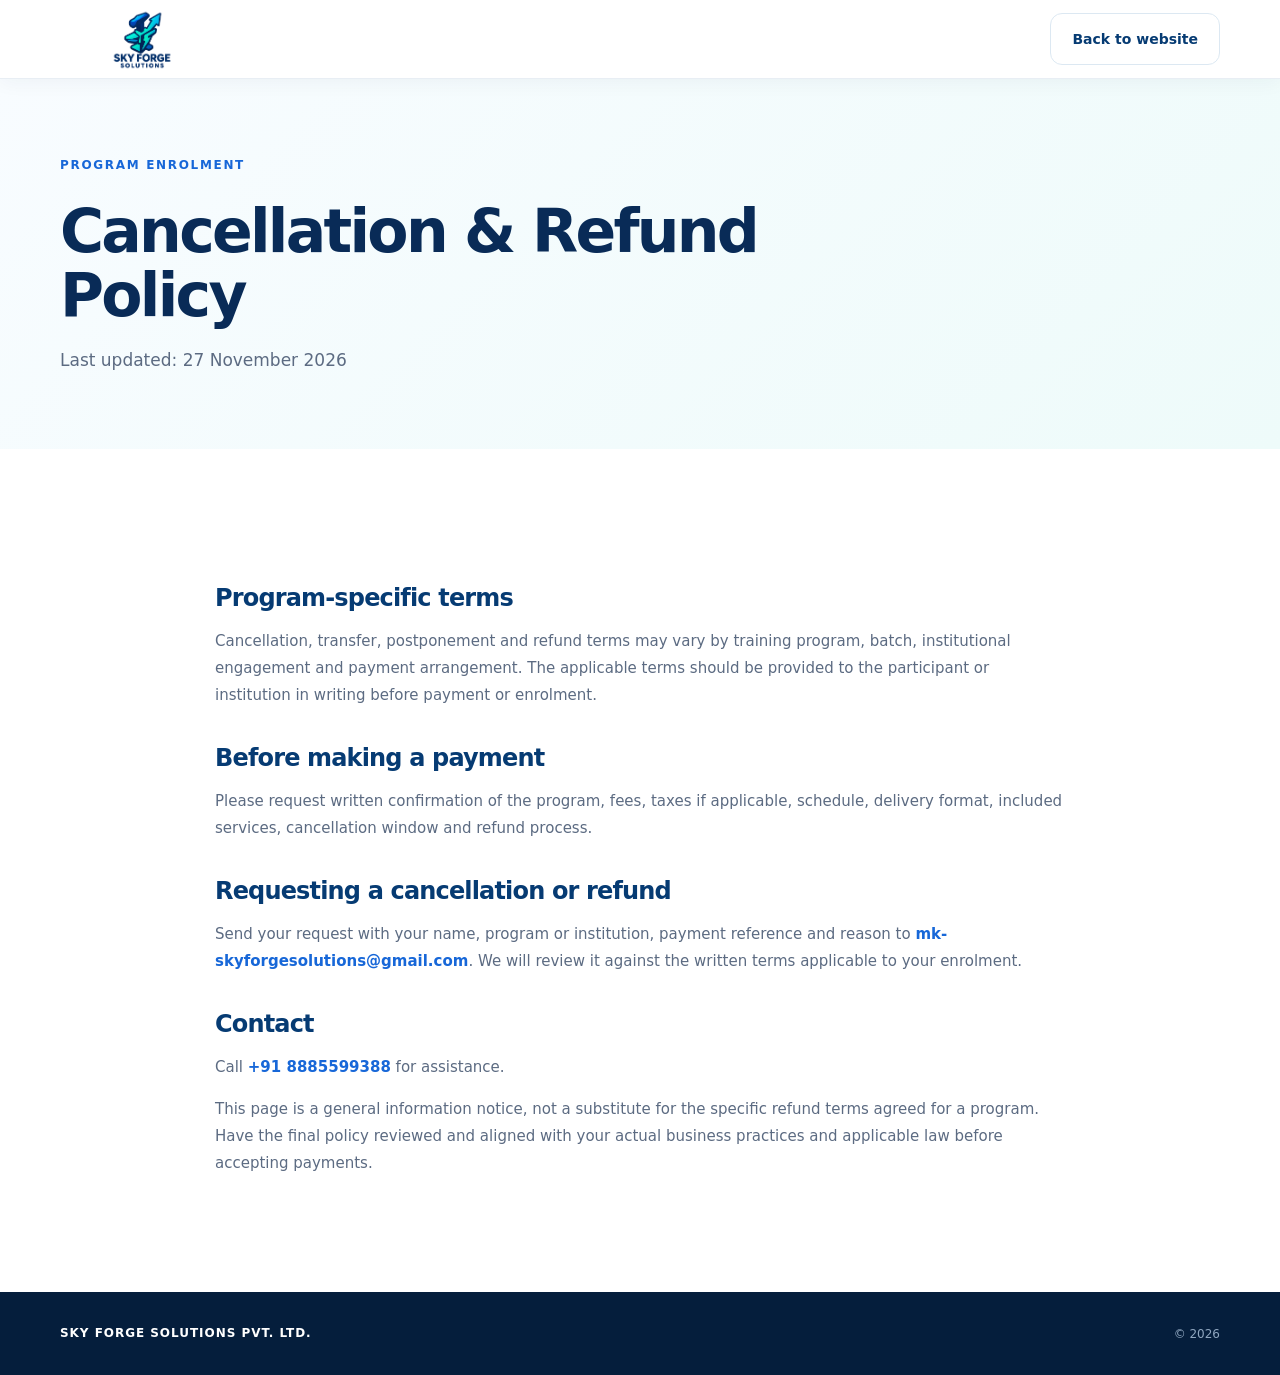
<file: refund-policy.html>
<!doctype html><html lang="en"><head><meta charset="utf-8"><meta name="viewport" content="width=device-width,initial-scale=1"><meta name="robots" content="index,follow"><link rel="canonical" href="https://skyforgesolutions.org/refund-policy.html"><title>Cancellation &amp; Refund Policy | Sky Forge Solutions</title><link rel="stylesheet" href="styles.css"></head><body><header class="site-header"><div class="container nav-wrap"><a class="brand" href="index.html"><img src="assets/sky-forge-logo.png" alt="Sky Forge Solutions"></a><a class="btn btn-secondary" href="index.html">Back to website</a></div></header><main><section class="inner-hero"><div class="container"><span class="eyebrow">PROGRAM ENROLMENT</span><h1>Cancellation &amp; Refund Policy</h1><p>Last updated: 27 November 2026</p></div></section><section class="section"><div class="container legal-content"><h2>Program-specific terms</h2><p>Cancellation, transfer, postponement and refund terms may vary by training program, batch, institutional engagement and payment arrangement. The applicable terms should be provided to the participant or institution in writing before payment or enrolment.</p><h2>Before making a payment</h2><p>Please request written confirmation of the program, fees, taxes if applicable, schedule, delivery format, included services, cancellation window and refund process.</p><h2>Requesting a cancellation or refund</h2><p>Send your request with your name, program or institution, payment reference and reason to <a href="mailto:mk-skyforgesolutions@gmail.com">mk-skyforgesolutions@gmail.com</a>. We will review it against the written terms applicable to your enrolment.</p><h2>Contact</h2><p>Call <a href="tel:+918885599388">+91 8885599388</a> for assistance.</p><p>This page is a general information notice, not a substitute for the specific refund terms agreed for a program. Have the final policy reviewed and aligned with your actual business practices and applicable law before accepting payments.</p></div></section></main><footer class="footer"><div class="container footer-wrap"><strong>SKY FORGE SOLUTIONS PVT. LTD.</strong><span>© 2026</span></div></footer></body></html>
</file>
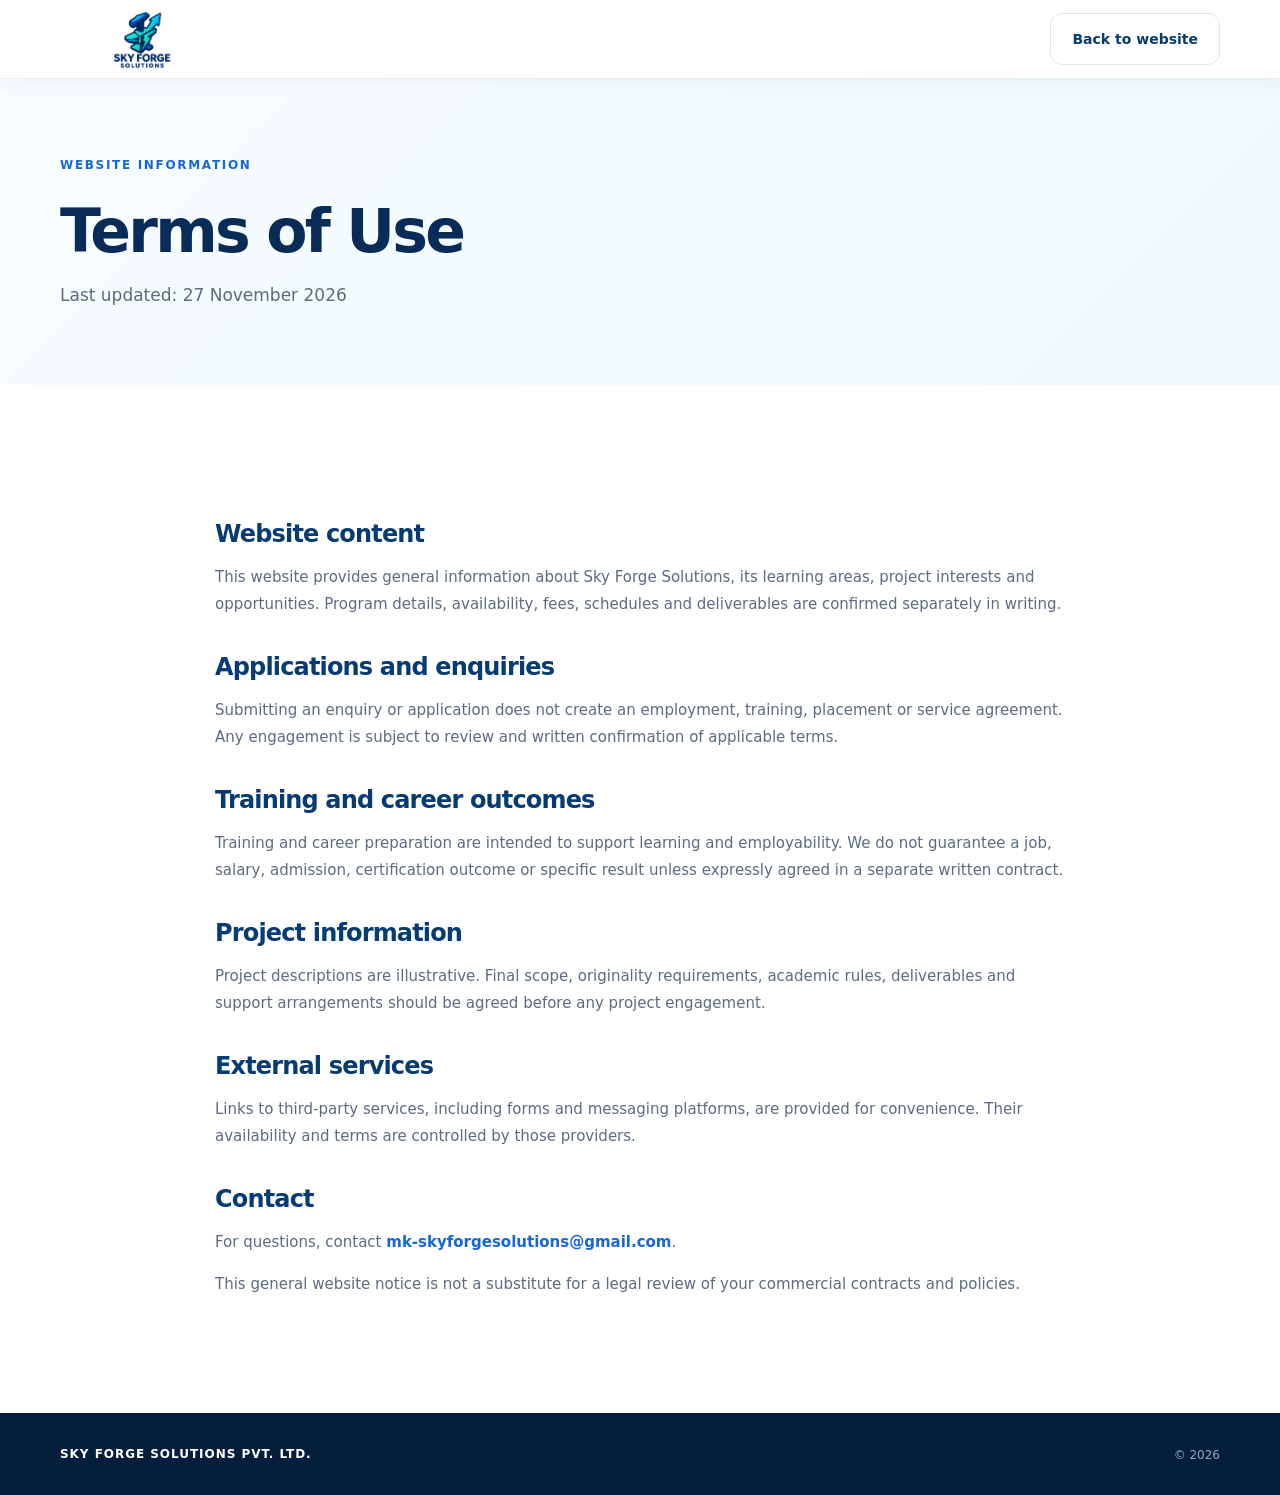
<file: terms.html>
<!doctype html><html lang="en"><head><meta charset="utf-8"><meta name="viewport" content="width=device-width,initial-scale=1"><meta name="robots" content="index,follow"><link rel="canonical" href="https://skyforgesolutions.org/terms.html"><title>Terms of Use | Sky Forge Solutions</title><link rel="stylesheet" href="styles.css"></head><body><header class="site-header"><div class="container nav-wrap"><a class="brand" href="index.html"><img src="assets/sky-forge-logo.png" alt="Sky Forge Solutions"></a><a class="btn btn-secondary" href="index.html">Back to website</a></div></header><main><section class="inner-hero"><div class="container"><span class="eyebrow">WEBSITE INFORMATION</span><h1>Terms of Use</h1><p>Last updated: 27 November 2026</p></div></section><section class="section"><div class="container legal-content"><h2>Website content</h2><p>This website provides general information about Sky Forge Solutions, its learning areas, project interests and opportunities. Program details, availability, fees, schedules and deliverables are confirmed separately in writing.</p><h2>Applications and enquiries</h2><p>Submitting an enquiry or application does not create an employment, training, placement or service agreement. Any engagement is subject to review and written confirmation of applicable terms.</p><h2>Training and career outcomes</h2><p>Training and career preparation are intended to support learning and employability. We do not guarantee a job, salary, admission, certification outcome or specific result unless expressly agreed in a separate written contract.</p><h2>Project information</h2><p>Project descriptions are illustrative. Final scope, originality requirements, academic rules, deliverables and support arrangements should be agreed before any project engagement.</p><h2>External services</h2><p>Links to third-party services, including forms and messaging platforms, are provided for convenience. Their availability and terms are controlled by those providers.</p><h2>Contact</h2><p>For questions, contact <a href="mailto:mk-skyforgesolutions@gmail.com">mk-skyforgesolutions@gmail.com</a>.</p><p>This general website notice is not a substitute for a legal review of your commercial contracts and policies.</p></div></section></main><footer class="footer"><div class="container footer-wrap"><strong>SKY FORGE SOLUTIONS PVT. LTD.</strong><span>© 2026</span></div></footer></body></html>
</file>
<file: styles.css>
:root{--navy:#063b73;--navy2:#092b57;--blue:#1767d8;--cyan:#13c8d3;--teal:#18b9a7;--mint:#e9fbf8;--ink:#14223a;--muted:#5c6b82;--white:#fff;--border:#dce8f2;--shadow:0 24px 70px rgba(6,59,115,.12)}
*{box-sizing:border-box}html{scroll-behavior:smooth}body{margin:0;font-family:Inter,system-ui,-apple-system,BlinkMacSystemFont,"Segoe UI",sans-serif;color:var(--ink);background:#fff;line-height:1.6}a{color:inherit;text-decoration:none}.container{width:min(1160px,92%);margin:auto}.site-header{position:sticky;top:0;z-index:50;background:rgba(255,255,255,.94);backdrop-filter:blur(14px);border-bottom:1px solid rgba(220,232,242,.8)}.nav-wrap{height:82px;display:flex;align-items:center;justify-content:space-between}.brand img{width:190px;height:70px;object-fit:contain}.nav{display:flex;align-items:center;gap:28px;font-size:14px;font-weight:600}.nav a{color:#31445e}.nav a:hover{color:var(--blue)}.nav-cta{background:var(--navy);color:#fff!important;padding:11px 18px;border-radius:999px}.menu-toggle{display:none;border:0;background:none;font-size:28px;color:var(--navy)}.hero{position:relative;overflow:hidden;padding:92px 0 80px;background:linear-gradient(135deg,#f8fcff 0%,#eefbfa 100%)}.hero-grid{display:grid;grid-template-columns:1.15fr .85fr;gap:70px;align-items:center}.hero-copy{position:relative;z-index:2}.eyebrow{display:inline-block;font-size:12px;letter-spacing:.14em;font-weight:800;color:var(--blue);margin-bottom:16px}.hero h1{font-size:clamp(42px,6vw,72px);line-height:1.04;letter-spacing:-.045em;margin:0 0 25px;color:var(--navy2)}.hero h1 span{color:var(--blue)}.hero-text{font-size:19px;max-width:670px;color:var(--muted);margin:0 0 30px}.hero-actions,.contact-actions{display:flex;gap:14px;flex-wrap:wrap}.btn{display:inline-flex;align-items:center;justify-content:center;border-radius:12px;padding:14px 21px;font-weight:700;font-size:14px;transition:.2s transform,.2s box-shadow}.btn:hover{transform:translateY(-2px)}.btn-primary{background:var(--navy);color:#fff;box-shadow:0 10px 30px rgba(6,59,115,.2)}.btn-secondary{background:#fff;border:1px solid var(--border);color:var(--navy)}.hero-points{display:flex;gap:28px;margin-top:44px;flex-wrap:wrap}.hero-points div{display:flex;flex-direction:column}.hero-points strong{font-size:13px;color:var(--navy)}.hero-points span{font-size:12px;color:var(--muted)}.hero-card{min-height:480px;border-radius:32px;background:linear-gradient(150deg,#fff,#e3faf7);border:1px solid #ccebe7;box-shadow:var(--shadow);display:flex;align-items:center;justify-content:center;flex-direction:column;padding:40px;position:relative;text-align:center}.hero-card img{width:min(380px,100%);height:auto}.hero-card-caption{font-size:18px;font-weight:800;color:var(--navy);margin-top:18px}.hero-card p{max-width:340px;color:var(--muted);font-size:14px;margin-bottom:0}.hero-glow{position:absolute;border-radius:50%;filter:blur(2px);opacity:.45}.glow-one{width:300px;height:300px;background:#b8f5ef;top:-100px;right:-80px}.glow-two{width:220px;height:220px;background:#bcd8ff;bottom:-100px;left:-80px}.section{padding:100px 0}.section-light{background:#f7fbfe}.split{display:grid;grid-template-columns:1fr 1fr;gap:80px;align-items:start}.section h2{font-size:clamp(32px,4vw,52px);line-height:1.1;letter-spacing:-.035em;color:var(--navy2);margin:0}.section-copy{font-size:17px;color:var(--muted)}.section-copy p{margin-top:0;margin-bottom:22px}.section-heading{max-width:780px;margin-bottom:46px}.section-heading p{color:var(--muted);font-size:16px}.section-heading.center{text-align:center;margin-left:auto;margin-right:auto}.program-grid{display:grid;grid-template-columns:repeat(3,1fr);gap:20px}.program-card{padding:30px;border:1px solid var(--border);border-radius:22px;background:#fff;box-shadow:0 10px 35px rgba(12,55,95,.05)}.program-card.featured{border-color:#a9e9e0;background:linear-gradient(180deg,#f0fffc,#fff)}.card-tag{font-weight:800;color:var(--blue);font-size:11px;letter-spacing:.13em}.program-card h3{font-size:23px;color:var(--navy);margin:10px 0}.program-card p{color:var(--muted);font-size:14px;min-height:48px}.program-card ul{padding-left:18px;color:#42536b;font-size:13px;margin-bottom:0}.program-card li{margin:7px 0}.approach-section{background:linear-gradient(180deg,#fff,#f3fbff)}.approach-grid{display:grid;grid-template-columns:repeat(4,1fr);gap:18px}.approach-card{background:#fff;border:1px solid var(--border);padding:28px;border-radius:22px;box-shadow:0 10px 35px rgba(12,55,95,.05)}.approach-icon{display:inline-flex;padding:8px 12px;border-radius:999px;background:#e4faf7;color:var(--navy);font-size:12px;font-weight:800;margin-bottom:18px}.approach-card h3{color:var(--navy);font-size:19px;line-height:1.25;margin:0 0 10px}.approach-card p{color:var(--muted);font-size:14px;margin:0}.section-dark{background:linear-gradient(135deg,#062c56,#084a80);color:#fff}.section-heading.light h2{color:#fff}.section-heading.light p{color:#d7e4f1}.section-heading.light .eyebrow{color:#6de2da}.career-grid{display:grid;grid-template-columns:repeat(3,1fr);gap:22px}.career-item{border-top:1px solid rgba(255,255,255,.25);padding-top:25px}.career-item h3{font-size:22px;margin:8px 0}.career-item p{color:#d7e4f1;font-size:14px}.why-grid{display:grid;grid-template-columns:repeat(4,1fr);gap:18px}.why-card{background:#fff;border:1px solid var(--border);padding:28px;border-radius:22px}.why-card .icon{display:inline-flex;padding:8px 12px;border-radius:999px;background:#e4faf7;color:var(--navy);font-size:11px;font-weight:800;margin-bottom:22px}.why-card h3{color:var(--navy);margin:0 0 10px;font-size:19px}.why-card p{color:var(--muted);font-size:14px;margin:0}.faq-section{background:#fff}.faq-wrap{display:grid;grid-template-columns:.75fr 1.25fr;gap:80px}.faq-list{display:flex;flex-direction:column;gap:12px}.faq-list details{border:1px solid var(--border);border-radius:16px;padding:18px 20px;background:#f9fcff}.faq-list summary{cursor:pointer;font-weight:700;color:var(--navy);list-style:none}.faq-list summary::-webkit-details-marker{display:none}.faq-list summary:after{content:'+';float:right;font-size:20px}.faq-list details[open] summary:after{content:'−'}.faq-list p{color:var(--muted);font-size:14px;margin:12px 0 0}.contact-section{padding:90px 0;background:linear-gradient(135deg,#0b3f76,#0c6c89)}.contact-card{background:#fff;border-radius:28px;padding:50px;display:grid;grid-template-columns:1.15fr .85fr;gap:60px;box-shadow:var(--shadow)}.contact-card h2{font-size:42px;line-height:1.1;color:var(--navy2);margin:0 0 18px}.contact-card p{color:var(--muted);max-width:600px}.contact-actions{margin-top:26px}.contact-details{display:flex;flex-direction:column;gap:18px}.contact-details div{display:flex;flex-direction:column}.contact-details span{font-size:11px;text-transform:uppercase;letter-spacing:.1em;color:#7b8ba0;font-weight:800}.contact-details strong,.contact-details a:not(.btn){font-size:15px;color:var(--navy)}.footer{background:#051e3c;color:#c9d9ea;padding:30px 0;font-size:12px}.footer-wrap{display:flex;justify-content:space-between;gap:20px;align-items:center}.footer strong{display:block;color:#fff;letter-spacing:.08em}.footer span{display:block;color:#8fa6bf;margin-top:3px}
@media(max-width:1000px){.approach-grid,.why-grid{grid-template-columns:1fr 1fr}.nav{gap:18px}}
@media(max-width:900px){.nav{display:none;position:absolute;left:4%;right:4%;top:76px;background:#fff;padding:18px;border:1px solid var(--border);border-radius:18px;box-shadow:var(--shadow);flex-direction:column;align-items:stretch}.nav.open{display:flex}.nav a{padding:8px}.menu-toggle{display:block}.hero-grid,.split,.contact-card,.faq-wrap{grid-template-columns:1fr}.hero{padding-top:60px}.hero-card{min-height:380px}.program-grid{grid-template-columns:1fr 1fr}.career-grid{grid-template-columns:1fr}.contact-card{padding:34px;gap:35px}.footer-wrap{flex-direction:column;align-items:flex-start}}
@media(max-width:600px){.nav-wrap{height:72px}.brand img{width:155px}.hero h1{font-size:42px}.hero-text{font-size:16px}.hero-points{gap:16px}.section{padding:72px 0}.program-grid,.approach-grid,.why-grid{grid-template-columns:1fr}.program-card p{min-height:0}.contact-card h2{font-size:34px}.contact-card{padding:28px}.hero-card{min-height:320px}.hero-card img{width:280px}}

.college-grid{display:grid;grid-template-columns:repeat(3,1fr);gap:20px}.college-card{padding:28px;border:1px solid var(--border);border-radius:22px;background:#fff;box-shadow:0 10px 35px rgba(12,55,95,.05)}.college-card h3{font-size:19px;color:var(--navy);margin:0 0 10px}.college-card p{color:var(--muted);font-size:14px;margin:0}.college-cta{display:flex;gap:14px;flex-wrap:wrap;margin-top:34px}.contact-details strong{line-height:1.45}.footer-wrap>div:last-child{text-align:right}
@media(max-width:900px){.college-grid{grid-template-columns:1fr 1fr}.footer-wrap>div:last-child{text-align:left}}
@media(max-width:600px){.college-grid{grid-template-columns:1fr}}
.program-card.wide{grid-column:1/-1}.program-card.wide p{min-height:0}.program-card.wide ul{display:flex;flex-wrap:wrap;gap:6px 34px;list-style-position:inside;padding-left:0}
@media(max-width:900px){.program-card.wide{grid-column:auto}.program-card.wide ul{display:block;list-style-position:outside;padding-left:18px}}
.footer #year{display:inline;margin:0;color:inherit}
.quiz-section{background:linear-gradient(180deg,#fff,#f3fbff)}.quiz-card{max-width:820px;background:#fff;border:1px solid var(--border);border-radius:24px;box-shadow:var(--shadow);overflow:hidden}.quiz-tabs{display:flex;border-bottom:1px solid var(--border);background:#f7fbfe}.quiz-tab{flex:1;border:0;background:none;padding:16px 12px;font:inherit;font-weight:700;font-size:14px;color:#42536b;cursor:pointer;border-bottom:3px solid transparent;min-height:48px}.quiz-tab.active{color:var(--navy);background:#fff;border-bottom-color:var(--teal)}.quiz-tab:focus-visible,.quiz-option:focus-visible,.enquiry-form input:focus-visible,.enquiry-form textarea:focus-visible,.btn:focus-visible{outline:3px solid var(--blue);outline-offset:2px}.quiz-panel{padding:32px}.quiz-panel h3{color:var(--navy);margin:0 0 10px;font-size:24px;line-height:1.25}.quiz-panel p{color:var(--muted);margin:0 0 16px}.quiz-progress{display:flex;align-items:center;gap:14px;margin-bottom:18px;font-size:13px;font-weight:700;color:var(--navy)}.quiz-bar{flex:1;height:6px;background:#e4eef6;border-radius:99px;overflow:hidden}.quiz-bar i{display:block;height:100%;background:var(--teal)}.quiz-options{display:grid;gap:10px}.quiz-option{text-align:left;font:inherit;font-size:15px;color:var(--ink);background:#f9fcff;border:1px solid var(--border);border-radius:14px;padding:14px 16px;cursor:pointer;min-height:48px}.quiz-option:hover:not(:disabled){border-color:var(--blue);background:#f0f7ff}.quiz-option:disabled{cursor:default}.quiz-option.picked{border-color:var(--blue);background:#eaf3ff}.quiz-option.right{border-color:#1a8a5a;background:#e8f8f0;color:#0d5a3a}.quiz-option.wrong{border-color:#b42318;background:#fdecea;color:#7a1810}.quiz-feedback{margin-top:16px}.quiz-feedback p{color:var(--ink)}.quiz-feedback code,.quiz-q code,.quiz-option code{background:#eef3f8;padding:1px 6px;border-radius:6px;font-size:.92em}.quiz-kicker{font-size:12px;font-weight:800;letter-spacing:.12em;text-transform:uppercase;color:var(--blue)!important;margin-bottom:6px!important}.quiz-result{font-size:32px!important}.quiz-actions{display:flex;gap:12px;flex-wrap:wrap;margin-top:8px}.quiz-note{max-width:820px;font-size:13px;color:var(--muted);margin:16px 0 0}
.enquiry-form{margin-top:44px;padding:30px;background:#fff;border:1px solid var(--border);border-radius:22px;max-width:820px}.enquiry-form h3{margin:0 0 8px;color:var(--navy);font-size:22px}.enquiry-form>p{color:var(--muted);font-size:14px;margin:0 0 20px}.form-grid{display:grid;grid-template-columns:1fr 1fr;gap:16px}.form-grid label{display:flex;flex-direction:column;gap:6px;font-size:13px;font-weight:700;color:var(--navy)}.form-wide{grid-column:1/-1}.enquiry-form input,.enquiry-form textarea{font:inherit;font-size:15px;font-weight:400;color:var(--ink);padding:12px 14px;border:1px solid #b8c8d8;border-radius:12px;background:#fff;min-height:46px}.form-actions{display:flex;gap:12px;flex-wrap:wrap;margin-top:20px}.form-actions .btn{cursor:pointer;font-family:inherit}.form-error{color:#b42318;font-size:14px;margin:14px 0 0}
@media(max-width:700px){.quiz-panel{padding:22px}.form-grid{grid-template-columns:1fr}.quiz-tab{font-size:13px;padding:14px 6px}.enquiry-form{padding:22px}.quiz-result{font-size:26px!important}}
@media(prefers-reduced-motion:reduce){html{scroll-behavior:auto}.btn{transition:none}}

.branch-grid{display:grid;grid-template-columns:repeat(3,1fr);gap:20px}.branch-card{display:flex;flex-direction:column;padding:28px;border:1px solid var(--border);border-radius:22px;background:#fff;box-shadow:0 10px 35px rgba(12,55,95,.05);transition:.2s transform,.2s border-color,.2s box-shadow}.branch-card:hover{transform:translateY(-3px);border-color:var(--teal);box-shadow:var(--shadow)}.branch-card:focus-visible{outline:3px solid var(--blue);outline-offset:2px}.branch-code{align-self:flex-start;padding:6px 12px;border-radius:999px;background:#e4faf7;color:var(--navy);font-size:12px;font-weight:800;letter-spacing:.1em}.branch-card h3{font-size:21px;color:var(--navy);margin:16px 0 8px}.branch-card p{color:var(--muted);font-size:14px;margin:0 0 18px;flex:1}.branch-link{font-weight:700;font-size:14px;color:var(--blue)}.branch-card-all{background:linear-gradient(135deg,#062c56,#084a80);border-color:transparent}.branch-card-all h3{color:#fff}.branch-card-all p{color:#d7e4f1}.branch-card-all .branch-code{background:rgba(255,255,255,.14);color:#fff}.branch-card-all .branch-link{color:#6de2da}
.nav a.active{color:var(--blue)}.projects-hero{padding:56px 0 40px;background:linear-gradient(135deg,#f8fcff 0%,#eefbfa 100%)}.projects-hero h1{font-size:clamp(34px,5vw,56px);line-height:1.08;letter-spacing:-.04em;margin:0 0 18px;color:var(--navy2);max-width:820px}.back-link{display:table;font-size:14px;font-weight:700;color:var(--blue);margin-bottom:22px}.projects-section{padding-top:48px}.branch-tabs{display:flex;flex-wrap:wrap;gap:10px;margin-bottom:34px}.branch-tab{font:inherit;font-weight:700;font-size:14px;color:#31445e;background:#fff;border:1px solid var(--border);border-radius:999px;padding:10px 18px;cursor:pointer;min-height:44px}.branch-tab span{display:inline-block;margin-left:6px;padding:1px 8px;border-radius:99px;background:#eef3f8;font-size:12px;color:var(--muted)}.branch-tab:hover{border-color:var(--blue)}.branch-tab.active{background:var(--navy);border-color:var(--navy);color:#fff}.branch-tab.active span{background:rgba(255,255,255,.18);color:#fff}.branch-tab:focus-visible,.project-search input:focus-visible{outline:3px solid var(--blue);outline-offset:2px}.projects-toolbar{display:flex;justify-content:space-between;align-items:flex-end;gap:24px;flex-wrap:wrap}.projects-toolbar h2{font-size:clamp(26px,3vw,36px)!important}.branch-blurb{color:var(--muted);margin:8px 0 0}.project-search input{font:inherit;font-size:15px;width:320px;max-width:100%;padding:12px 16px;border:1px solid #b8c8d8;border-radius:12px;min-height:46px}.project-count{font-size:13px;font-weight:700;color:var(--navy);margin:22px 0 16px}.project-grid{display:grid;grid-template-columns:repeat(3,1fr);gap:20px}.project-card{display:flex;flex-direction:column;padding:26px;border:1px solid var(--border);border-radius:20px;background:#fff;box-shadow:0 10px 35px rgba(12,55,95,.05)}.project-meta{display:flex;align-items:center;gap:10px;flex-wrap:wrap}.branch-pill{padding:3px 10px;border-radius:999px;background:#e4faf7;color:var(--navy);font-size:11px;font-weight:800;letter-spacing:.06em}.project-card h3{font-size:19px;line-height:1.3;color:var(--navy);margin:14px 0 8px}.project-card p{color:var(--muted);font-size:14px;margin:0 0 16px}.tech-list{list-style:none;padding:0;margin:0 0 18px;display:flex;flex-wrap:wrap;gap:6px;flex:1;align-content:flex-start}.tech-list li{font-size:12px;padding:4px 10px;border-radius:8px;background:#f2f6fa;color:#42536b}.project-enquire{font-weight:700;font-size:14px;color:var(--blue)}.project-enquire:hover{text-decoration:underline}.project-empty{color:var(--muted);padding:30px 0}.projects-cta{margin-top:50px;padding:32px;border-radius:22px;background:#f7fbfe;border:1px solid var(--border);display:flex;justify-content:space-between;align-items:center;gap:24px;flex-wrap:wrap}.projects-cta h3{margin:0 0 6px;color:var(--navy);font-size:22px}.projects-cta p{margin:0;color:var(--muted)}.visually-hidden{position:absolute;width:1px;height:1px;overflow:hidden;clip:rect(0 0 0 0);white-space:nowrap}
@media(max-width:1000px){.project-grid{grid-template-columns:1fr 1fr}}
@media(max-width:900px){.branch-grid{grid-template-columns:1fr 1fr}}
@media(max-width:600px){.branch-grid,.project-grid{grid-template-columns:1fr}.project-search,.project-search input{width:100%}.projects-toolbar{align-items:stretch}.projects-hero{padding:40px 0 30px}}
@media(prefers-reduced-motion:reduce){.branch-card{transition:none}}
@media(min-width:901px) and (max-width:1180px){.nav{gap:14px;font-size:13px}.nav a{white-space:nowrap}.nav-cta{padding:10px 14px}.brand img{width:150px}}


/* Conversion-focused homepage additions */
.hero-card-link{display:inline-flex;margin-top:18px;color:var(--blue);font-weight:800;font-size:14px}
.audience-section{padding:72px 0;background:#fff}
.audience-heading{max-width:700px;margin:0 auto 30px;text-align:center}
.audience-heading h2{font-size:clamp(28px,3.5vw,42px);line-height:1.12;letter-spacing:-.035em;color:var(--navy2);margin:0}
.audience-grid{display:grid;grid-template-columns:repeat(4,1fr);gap:16px}
.audience-card{display:flex;flex-direction:column;min-height:220px;padding:24px;border:1px solid var(--border);border-radius:20px;background:linear-gradient(180deg,#fff,#f8fcff);box-shadow:0 10px 30px rgba(12,55,95,.05);transition:transform .2s,border-color .2s,box-shadow .2s}
.audience-card:hover{transform:translateY(-4px);border-color:#9dded7;box-shadow:var(--shadow)}
.audience-icon{display:inline-flex;align-items:center;justify-content:center;width:38px;height:38px;border-radius:12px;background:#e4faf7;color:var(--navy);font-size:12px;font-weight:900}
.audience-card h3{margin:18px 0 7px;color:var(--navy);font-size:19px}
.audience-card p{margin:0 0 16px;color:var(--muted);font-size:14px;flex:1}
.audience-card>span:last-child{color:var(--blue);font-size:13px;font-weight:800}
@media(max-width:1000px){.audience-grid{grid-template-columns:1fr 1fr}}
@media(max-width:600px){.audience-section{padding:54px 0}.audience-grid{grid-template-columns:1fr}.audience-card{min-height:0}}

/* Shared inner pages and legal content */
.inner-hero{padding:72px 0 58px;background:linear-gradient(135deg,#f8fcff 0%,#eefbfa 100%)}
.inner-hero h1{font-size:clamp(36px,5vw,60px);line-height:1.07;letter-spacing:-.045em;color:var(--navy2);max-width:900px;margin:8px 0 18px}
.inner-hero p{font-size:17px;line-height:1.7;color:var(--muted);max-width:820px}
.inner-hero .hero-actions{margin-top:26px}
.program-card h2{font-size:23px;line-height:1.2;color:var(--navy);margin:10px 0}
.legal-content{max-width:850px}
.legal-content h2{font-size:24px;line-height:1.25;margin:34px 0 10px;color:var(--navy)}
.legal-content p{font-size:15px;color:var(--muted);line-height:1.8}
.legal-content a{color:var(--blue);font-weight:700}
.footer a{color:#dceaf6;text-decoration:underline;text-underline-offset:3px}
@media(max-width:600px){.inner-hero{padding:48px 0 38px}.inner-hero h1{font-size:39px}.inner-hero p{font-size:16px}}

/* Professional, consistent primary navigation */
.skip-link{position:absolute;left:16px;top:-60px;z-index:1000;padding:10px 16px;border-radius:10px;background:var(--navy);color:#fff;font-weight:700}
.skip-link:focus{top:12px}
.site-header{background:rgba(255,255,255,.97);box-shadow:0 4px 18px rgba(12,38,68,.045);border-bottom:1px solid #e8eef4}
.nav-wrap{min-height:78px;height:auto;gap:24px}
.brand{display:inline-flex;align-items:center;flex:0 0 auto}
.brand img{display:block;width:164px;height:62px;object-fit:contain}
.nav{display:flex;align-items:center;justify-content:flex-end;gap:clamp(14px,1.8vw,25px);font-size:13px;font-weight:650;white-space:nowrap}
.nav a{position:relative;color:#34465c;transition:color .18s ease}
.nav a:not(.nav-cta)::after{content:"";position:absolute;left:0;right:100%;bottom:-8px;height:2px;border-radius:2px;background:var(--blue);transition:right .18s ease}
.nav a:not(.nav-cta):hover::after,.nav a:not(.nav-cta).active::after{right:0}
.nav a:hover,.nav a.active{color:var(--blue)}
.nav .nav-cta{display:inline-flex;align-items:center;justify-content:center;min-height:42px;padding:0 20px;border-radius:9px;background:var(--navy);color:#fff!important;font-size:13px;font-weight:750;box-shadow:0 5px 14px rgba(6,59,115,.14);transition:background .18s ease,transform .18s ease,box-shadow .18s ease}
.nav .nav-cta:hover{background:var(--blue);transform:translateY(-1px);box-shadow:0 8px 18px rgba(6,59,115,.2)}
.menu-toggle{width:44px;height:44px;display:none;align-items:center;justify-content:center;border:1px solid #dce6ef;border-radius:10px;background:#fff;color:var(--navy);cursor:pointer}
.menu-icon{display:flex;width:19px;flex-direction:column;gap:5px}
.menu-icon span{display:block;width:19px;height:2px;border-radius:2px;background:currentColor;transition:transform .18s ease,opacity .18s ease}
.menu-toggle[aria-expanded="true"] .menu-icon span:first-child{transform:translateY(7px) rotate(45deg)}
.menu-toggle[aria-expanded="true"] .menu-icon span:nth-child(2){opacity:0}
.menu-toggle[aria-expanded="true"] .menu-icon span:last-child{transform:translateY(-7px) rotate(-45deg)}
#main-content{scroll-margin-top:90px}
@media(max-width:1100px){.nav-wrap{gap:14px}.brand img{width:145px}.nav{gap:13px;font-size:12.5px}.nav .nav-cta{padding:0 15px}}
@media(max-width:900px){
 .nav-wrap{min-height:72px}
 .brand img{width:154px;height:58px}
 .menu-toggle{display:inline-flex;margin-left:auto}
 .nav{display:none;position:absolute;left:4%;right:4%;top:calc(100% - 1px);z-index:60;padding:12px;background:#fff;border:1px solid #e4ebf2;border-radius:0 0 16px 16px;box-shadow:0 16px 32px rgba(15,42,70,.13);flex-direction:column;align-items:stretch;gap:2px;white-space:normal}
 .nav.open{display:flex}
 .nav a{display:flex;align-items:center;min-height:44px;padding:9px 12px;border-radius:8px;font-size:14px}
 .nav a:not(.nav-cta)::after{display:none}
 .nav a:not(.nav-cta):hover,.nav a:not(.nav-cta).active{background:#f1f7fc}
 .nav .nav-cta{justify-content:center;margin-top:7px;min-height:46px}
}
@media(max-width:600px){.nav-wrap{min-height:68px}.brand img{width:145px;height:54px}.nav{left:3%;right:3%}}
@media(prefers-reduced-motion:reduce){.nav a,.nav a::after,.nav .nav-cta,.menu-icon span{transition:none}}
</file>
